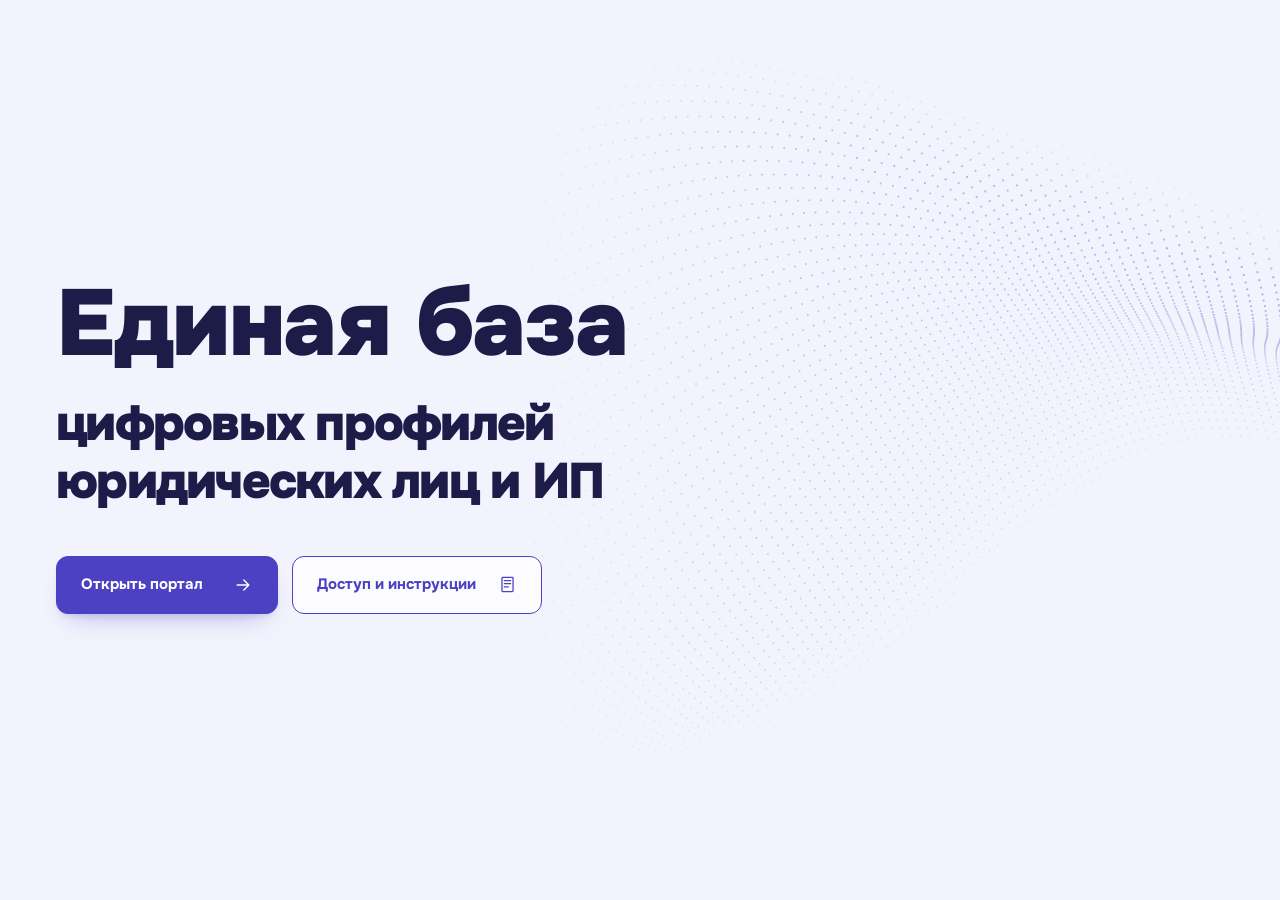
<file: index.html>
<!doctype html>
<html lang="ru">
<head>
  <meta charset="utf-8">
  <meta name="viewport" content="width=device-width, initial-scale=1">
  <meta name="theme-color" content="#f3f3fd">
  <meta name="description" content="Единая база цифровых профилей юридических лиц и ИП. Переход на портал и инструкции по доступу.">
  <title>Цифровой профиль — Единая база</title>
  <link rel="icon" href="assets/favicon.svg" type="image/svg+xml">
  <link rel="preload" href="assets/fonts/onest-cyrillic.woff2" as="font" type="font/woff2" crossorigin>
  <link rel="stylesheet" href="assets/welcome.css">
</head>
<body>
  <div class="welcome">
    <div class="wave-scene" aria-hidden="true">
      <canvas id="profile-wave"></canvas>
      <div class="wave-light"></div>
    </div>

    <main class="hero" aria-labelledby="welcome-title">
      <div class="hero-content">
        <h1 id="welcome-title">
          <span class="title-main">Единая база</span>
          <span class="title-detail">цифровых профилей<br class="desktop-break"> юридических лиц и&nbsp;ИП</span>
        </h1>
        <nav class="hero-actions" aria-label="Начать работу">
          <a class="button button-primary" href="https://profile.mos.ru">
            <span>Открыть портал</span>
            <svg width="20" height="20" viewBox="0 0 24 24" fill="none" aria-hidden="true"><path d="M5 12h14m-6-6 6 6-6 6" stroke="currentColor" stroke-width="1.7" stroke-linecap="round" stroke-linejoin="round"/></svg>
          </a>
          <a class="button button-secondary" href="https://paninmaksimru-del.github.io/instructions/instructions">
            <span>Доступ и инструкции</span>
            <svg width="19" height="19" viewBox="0 0 24 24" fill="none" aria-hidden="true"><path d="M8 7h8M8 11h8M8 15h5M6 3h12a1 1 0 0 1 1 1v16a1 1 0 0 1-1 1H6a1 1 0 0 1-1-1V4a1 1 0 0 1 1-1Z" stroke="currentColor" stroke-width="1.6" stroke-linecap="round" stroke-linejoin="round"/></svg>
          </a>
        </nav>
      </div>
    </main>

  </div>
  <script defer src="assets/wave.js"></script>
  <script defer src="assets/welcome.js"></script>
</body>
</html>
</file>
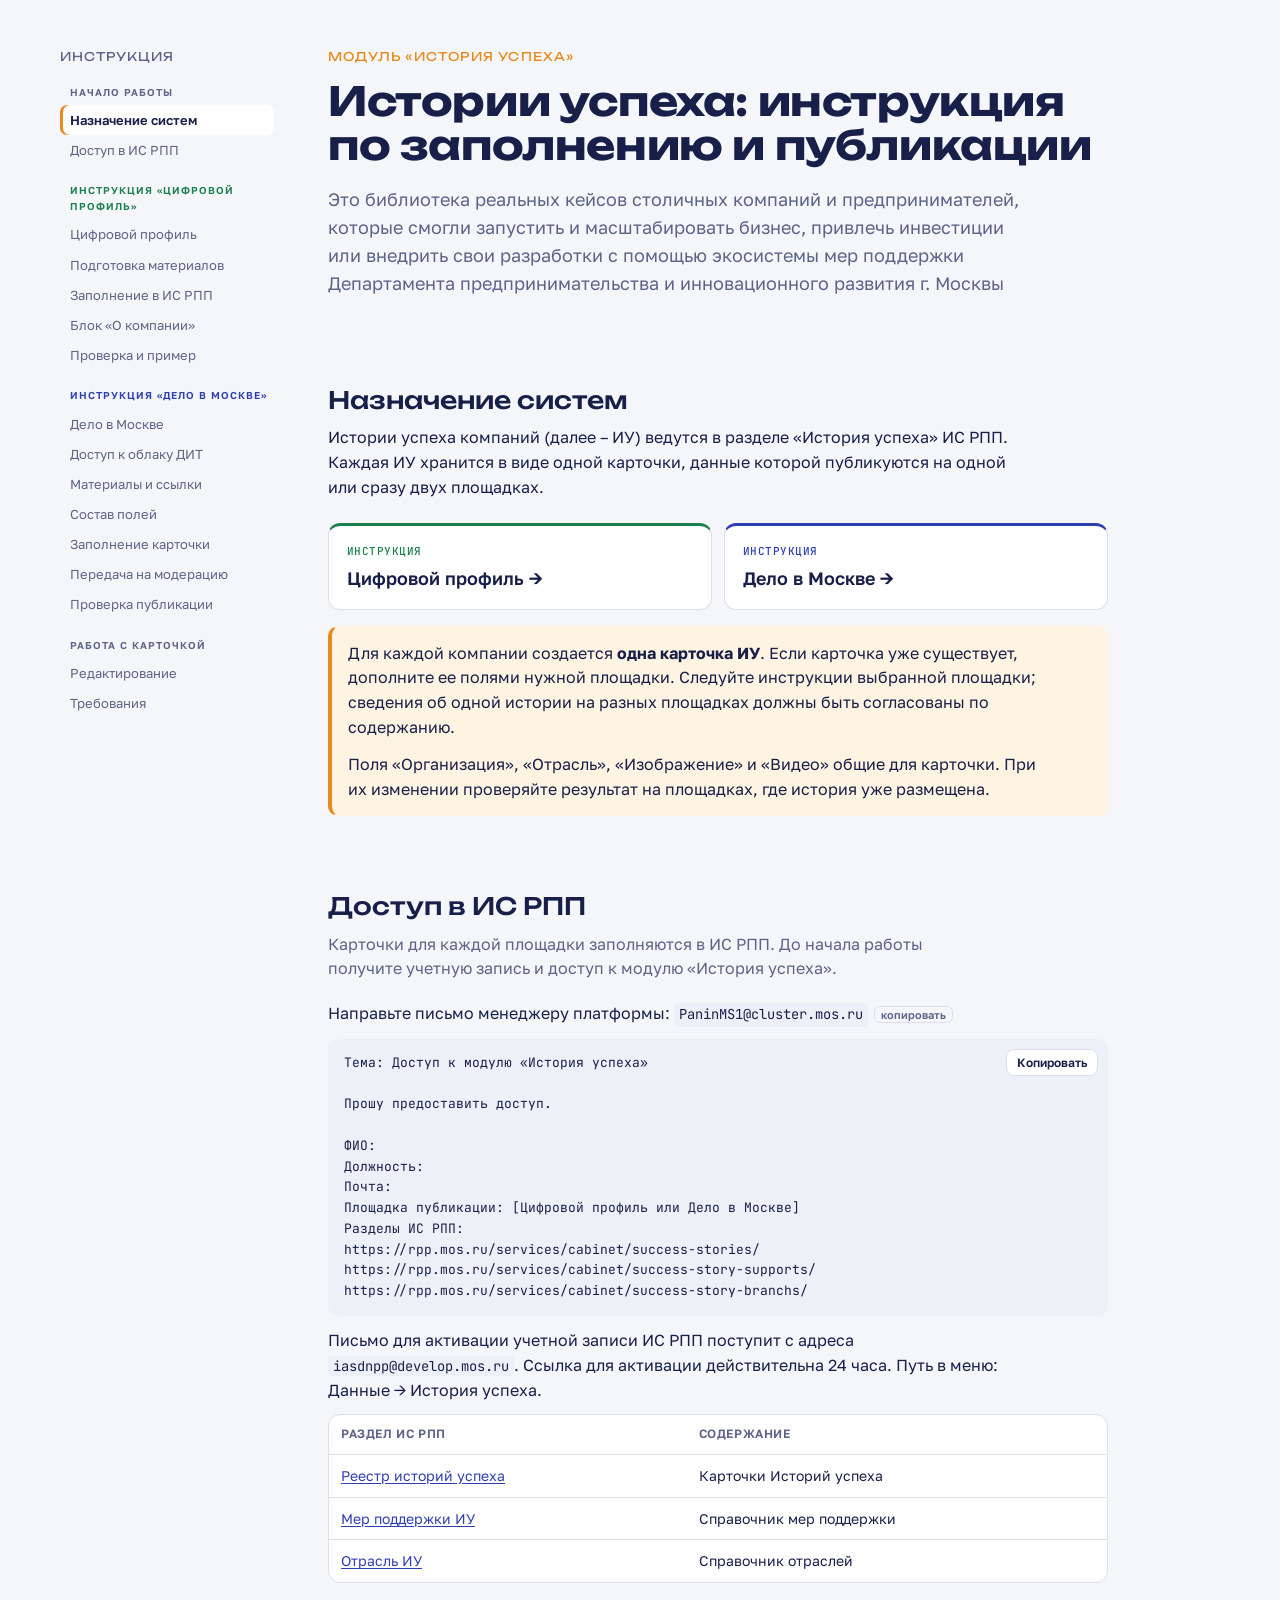
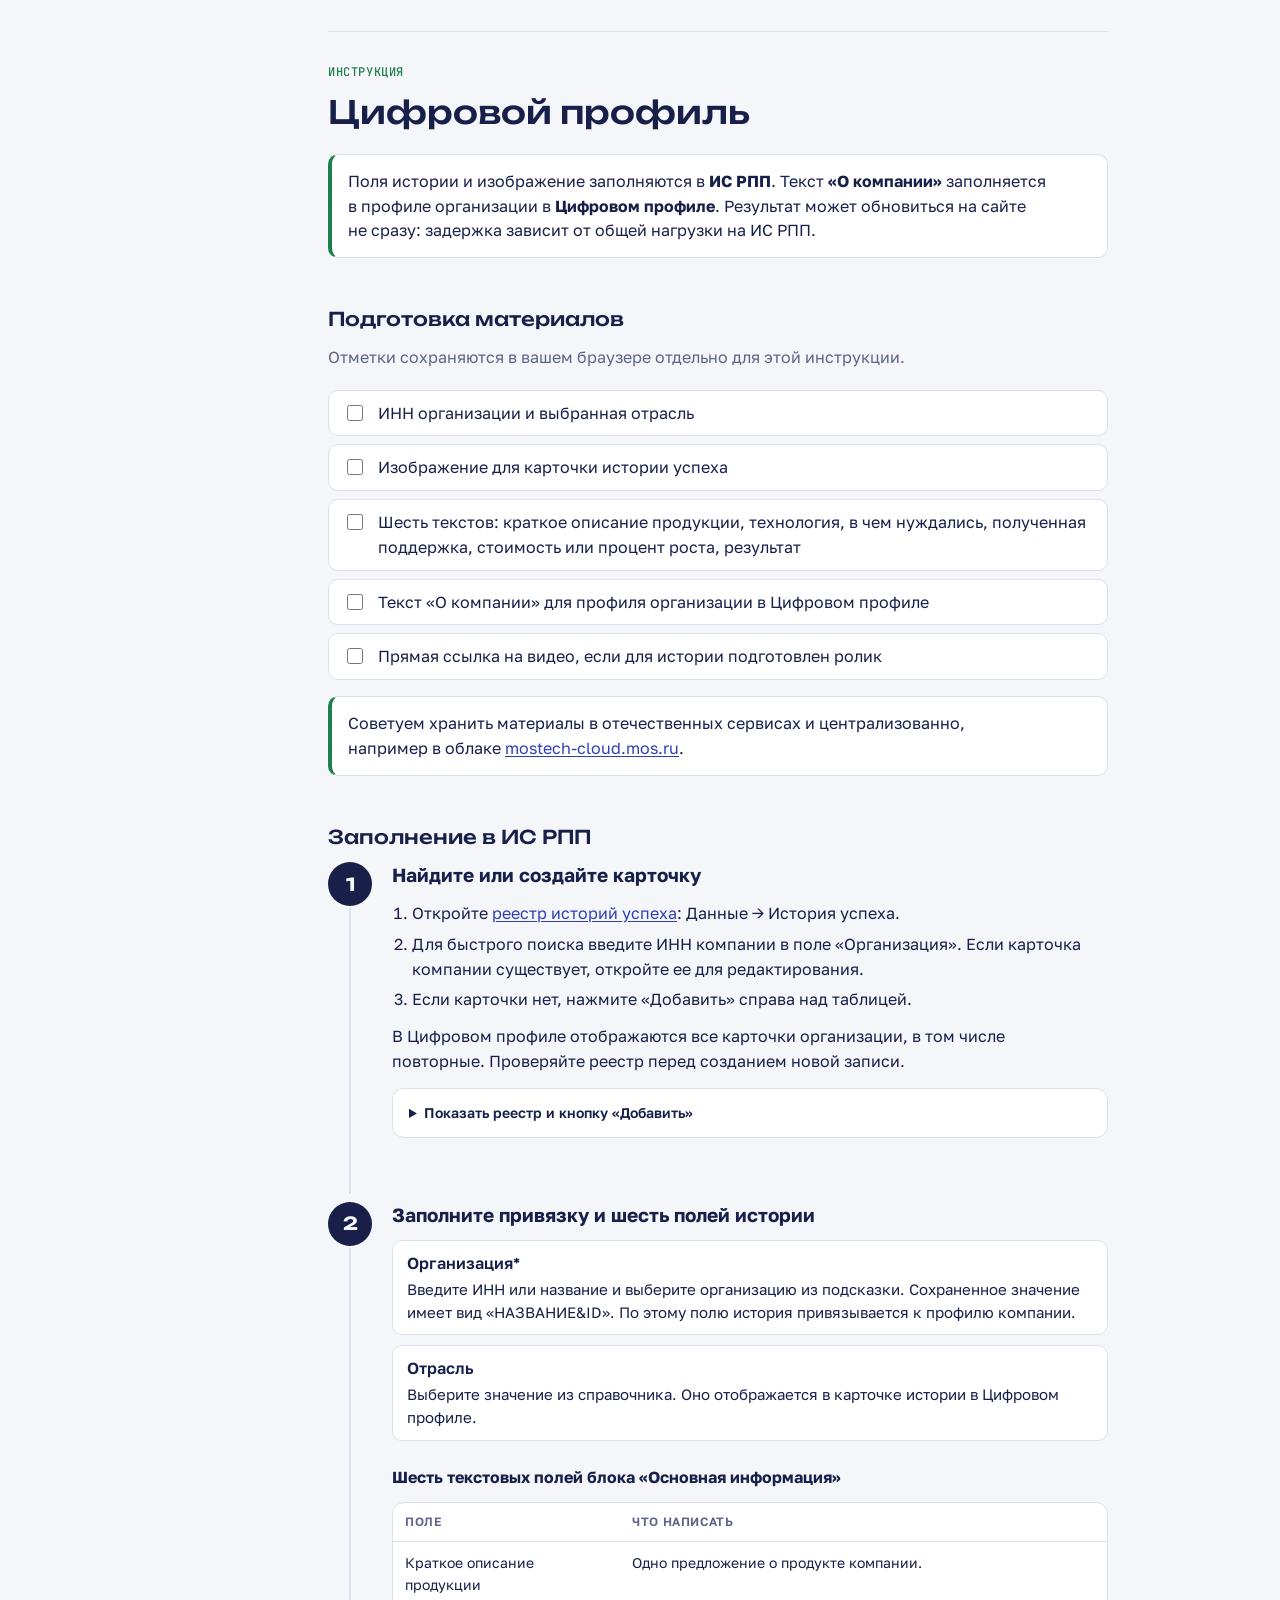
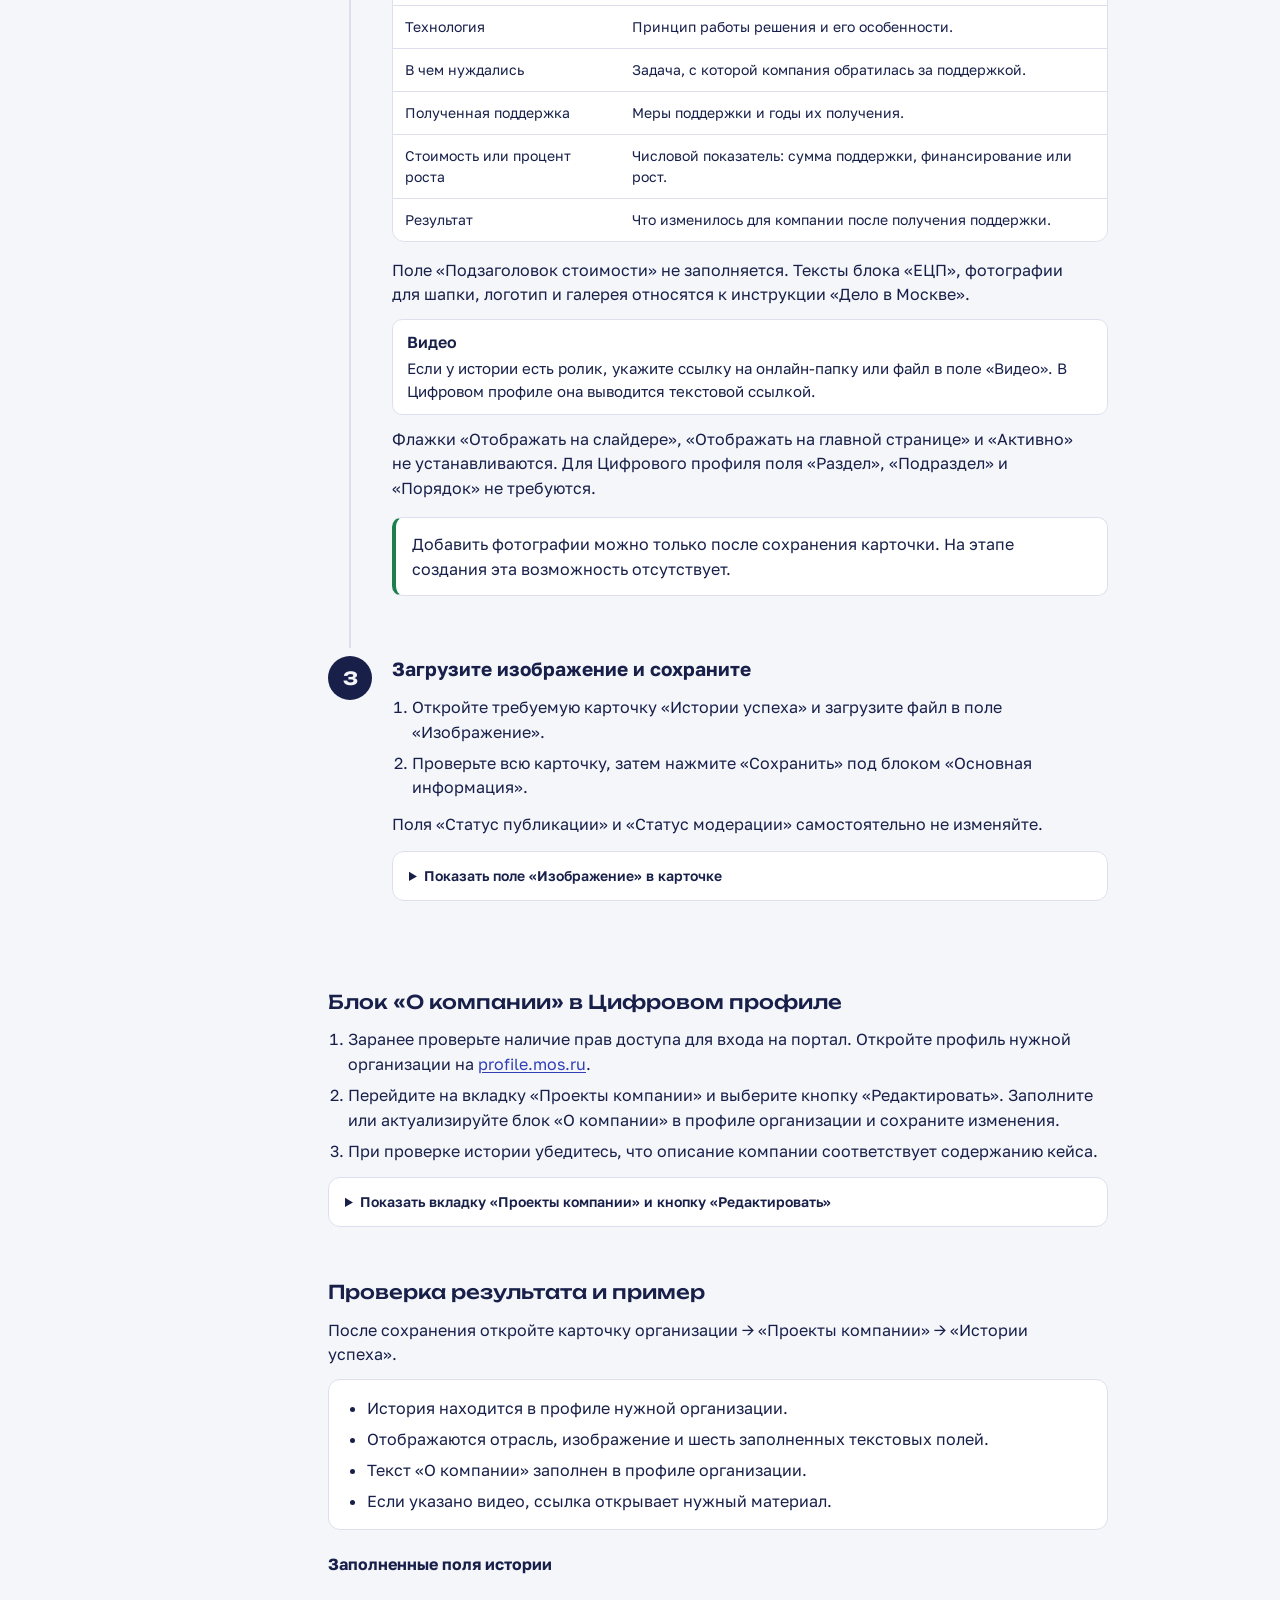
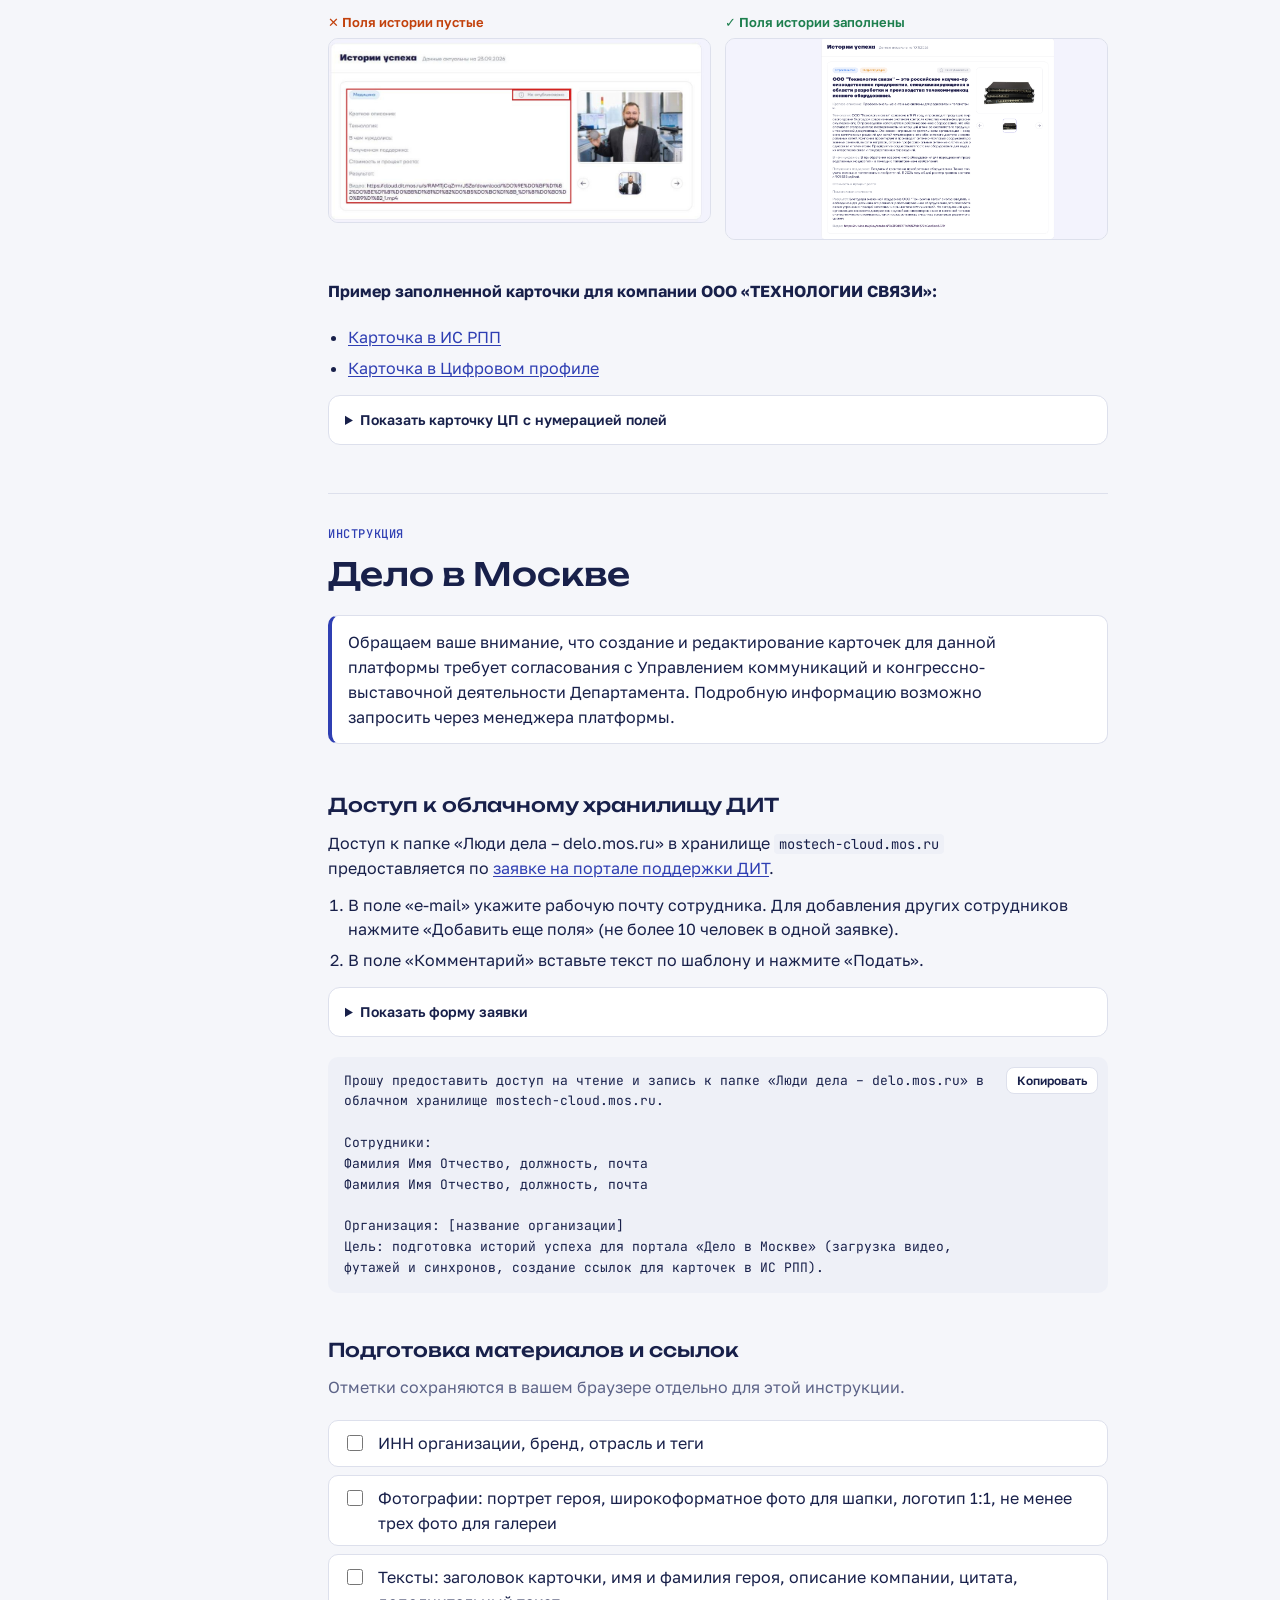
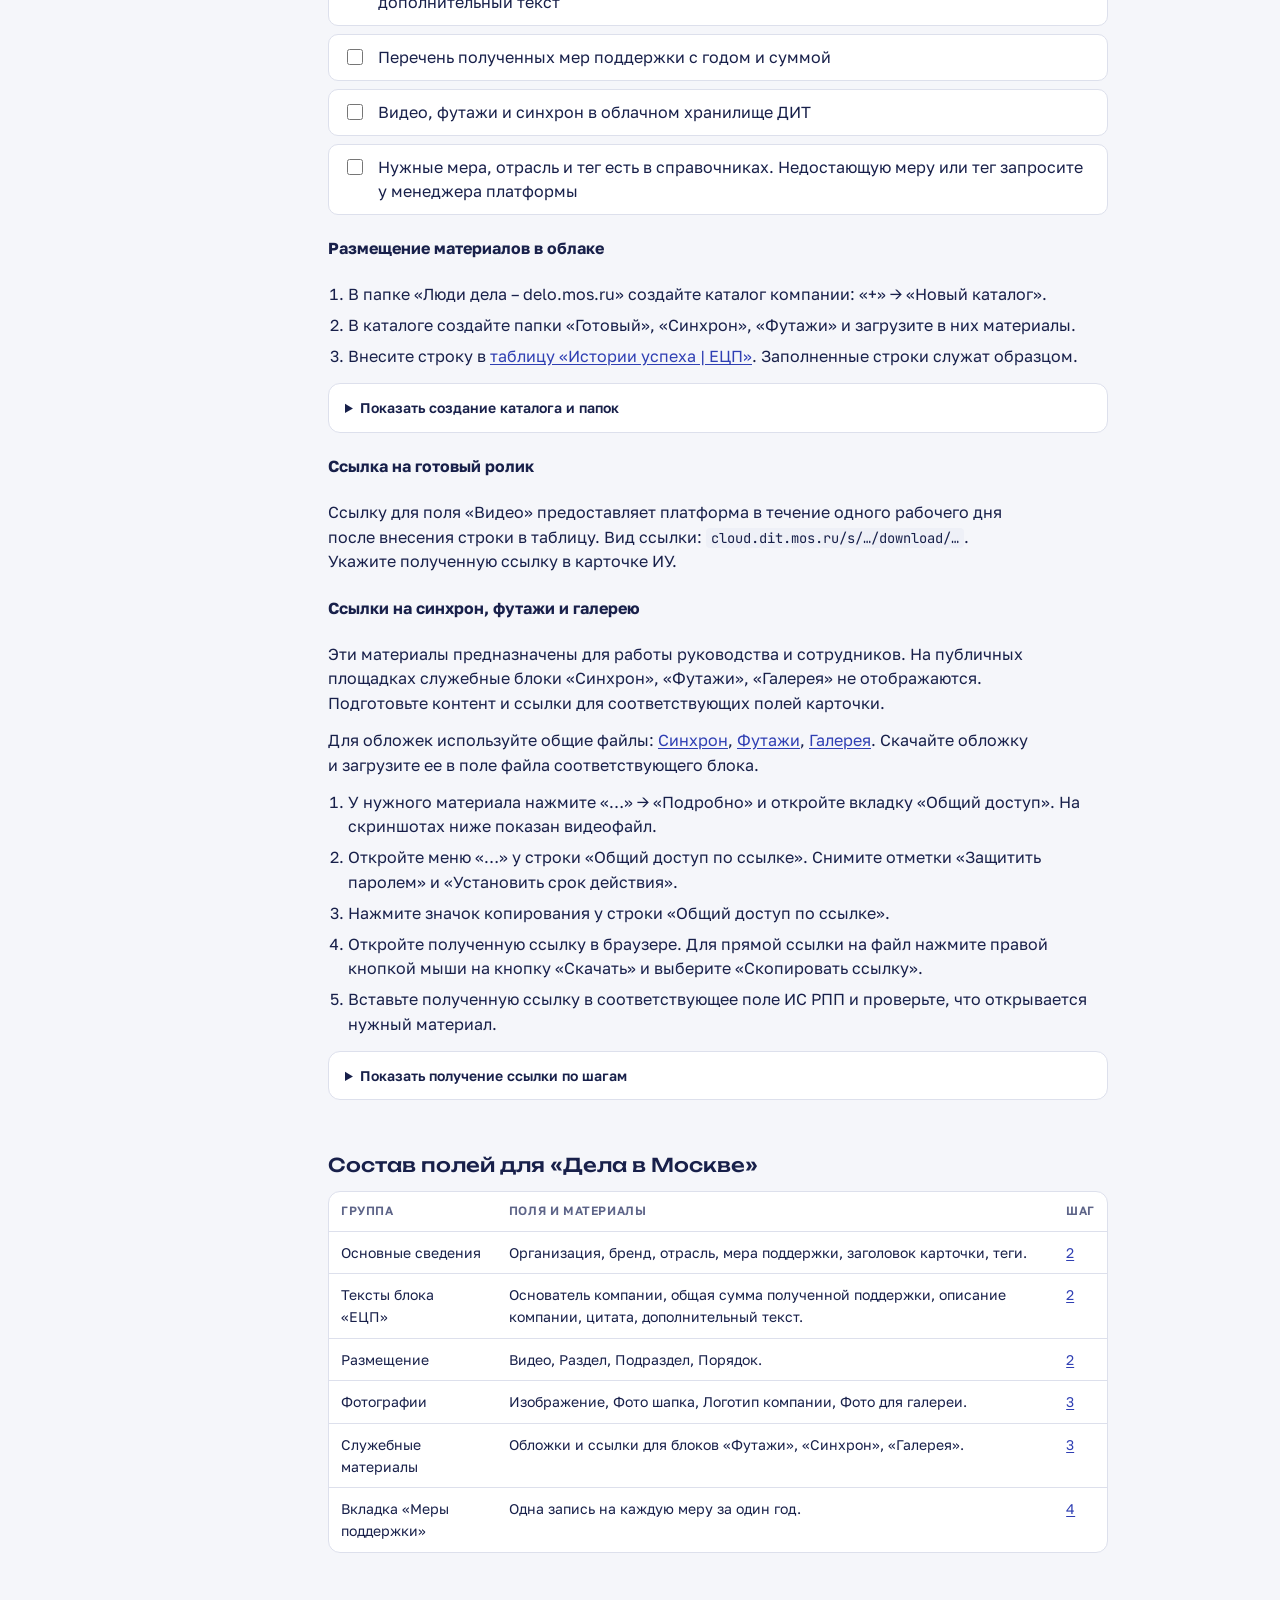
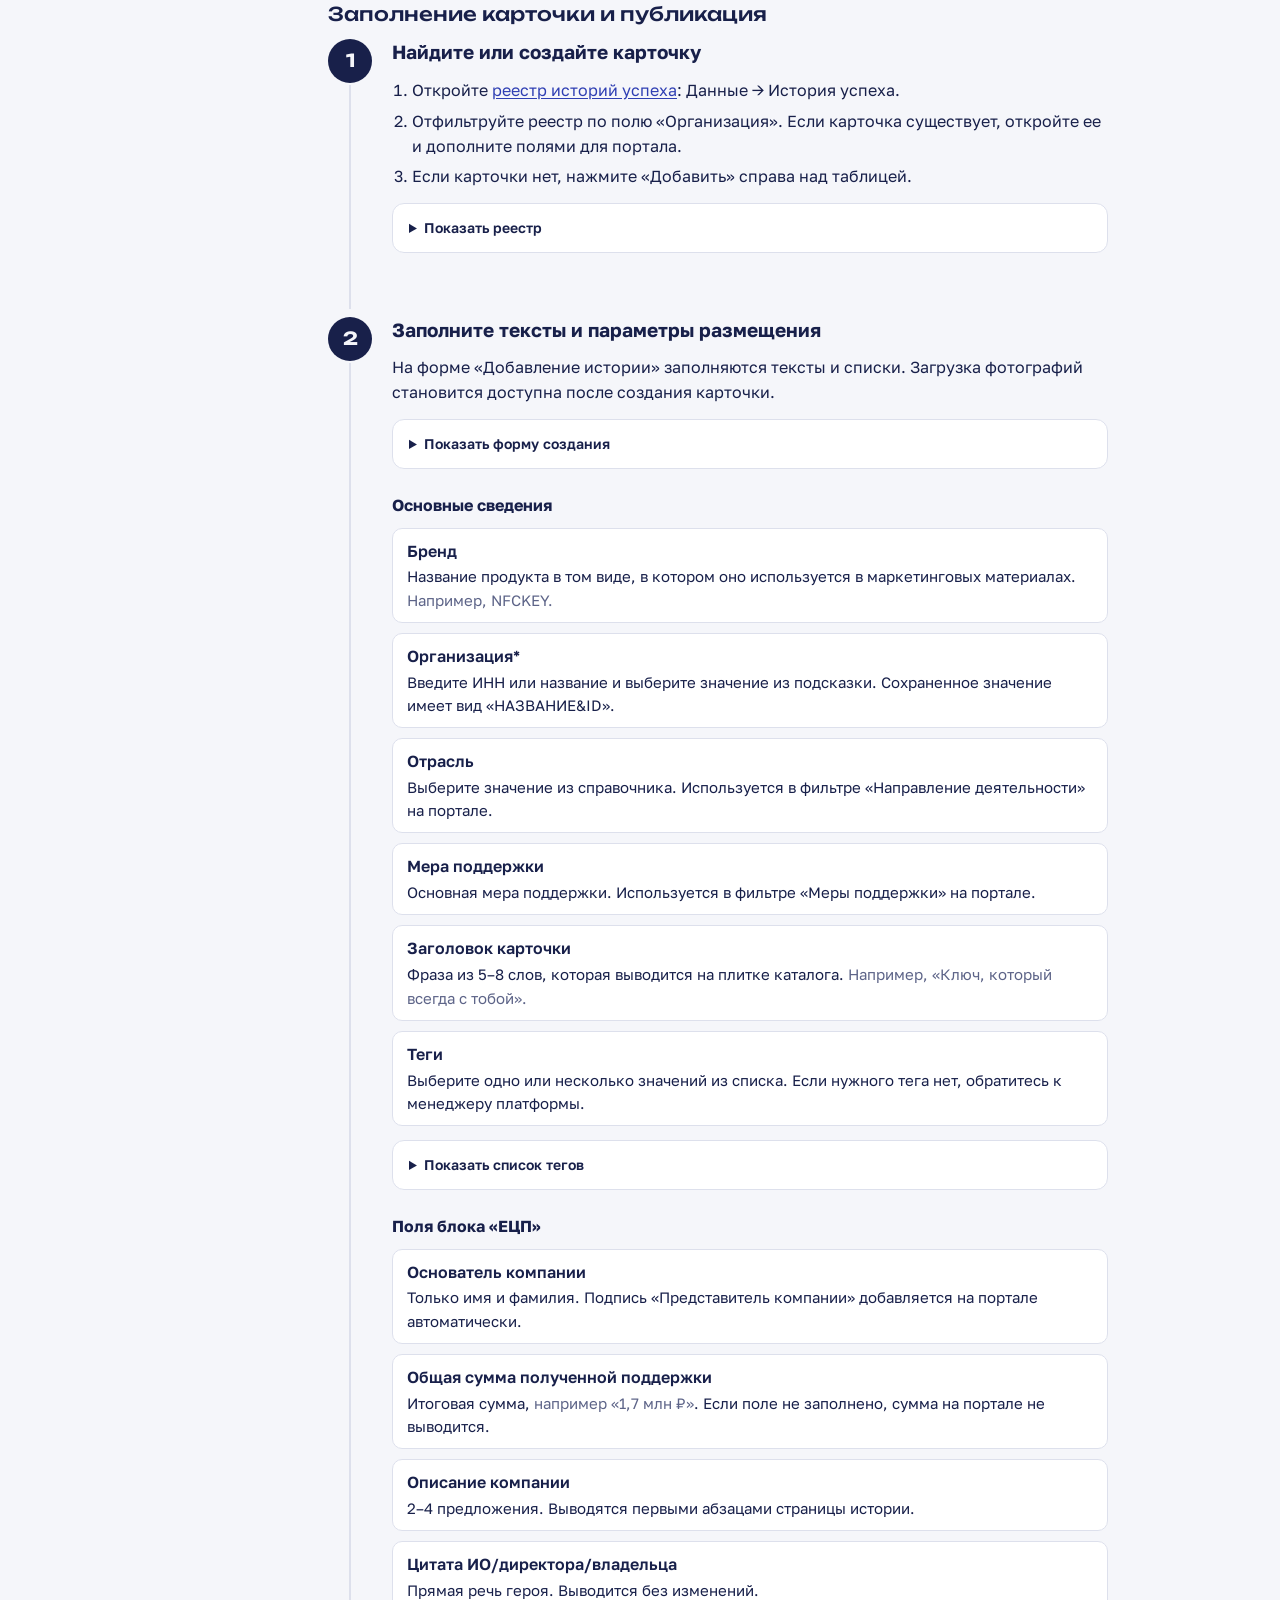
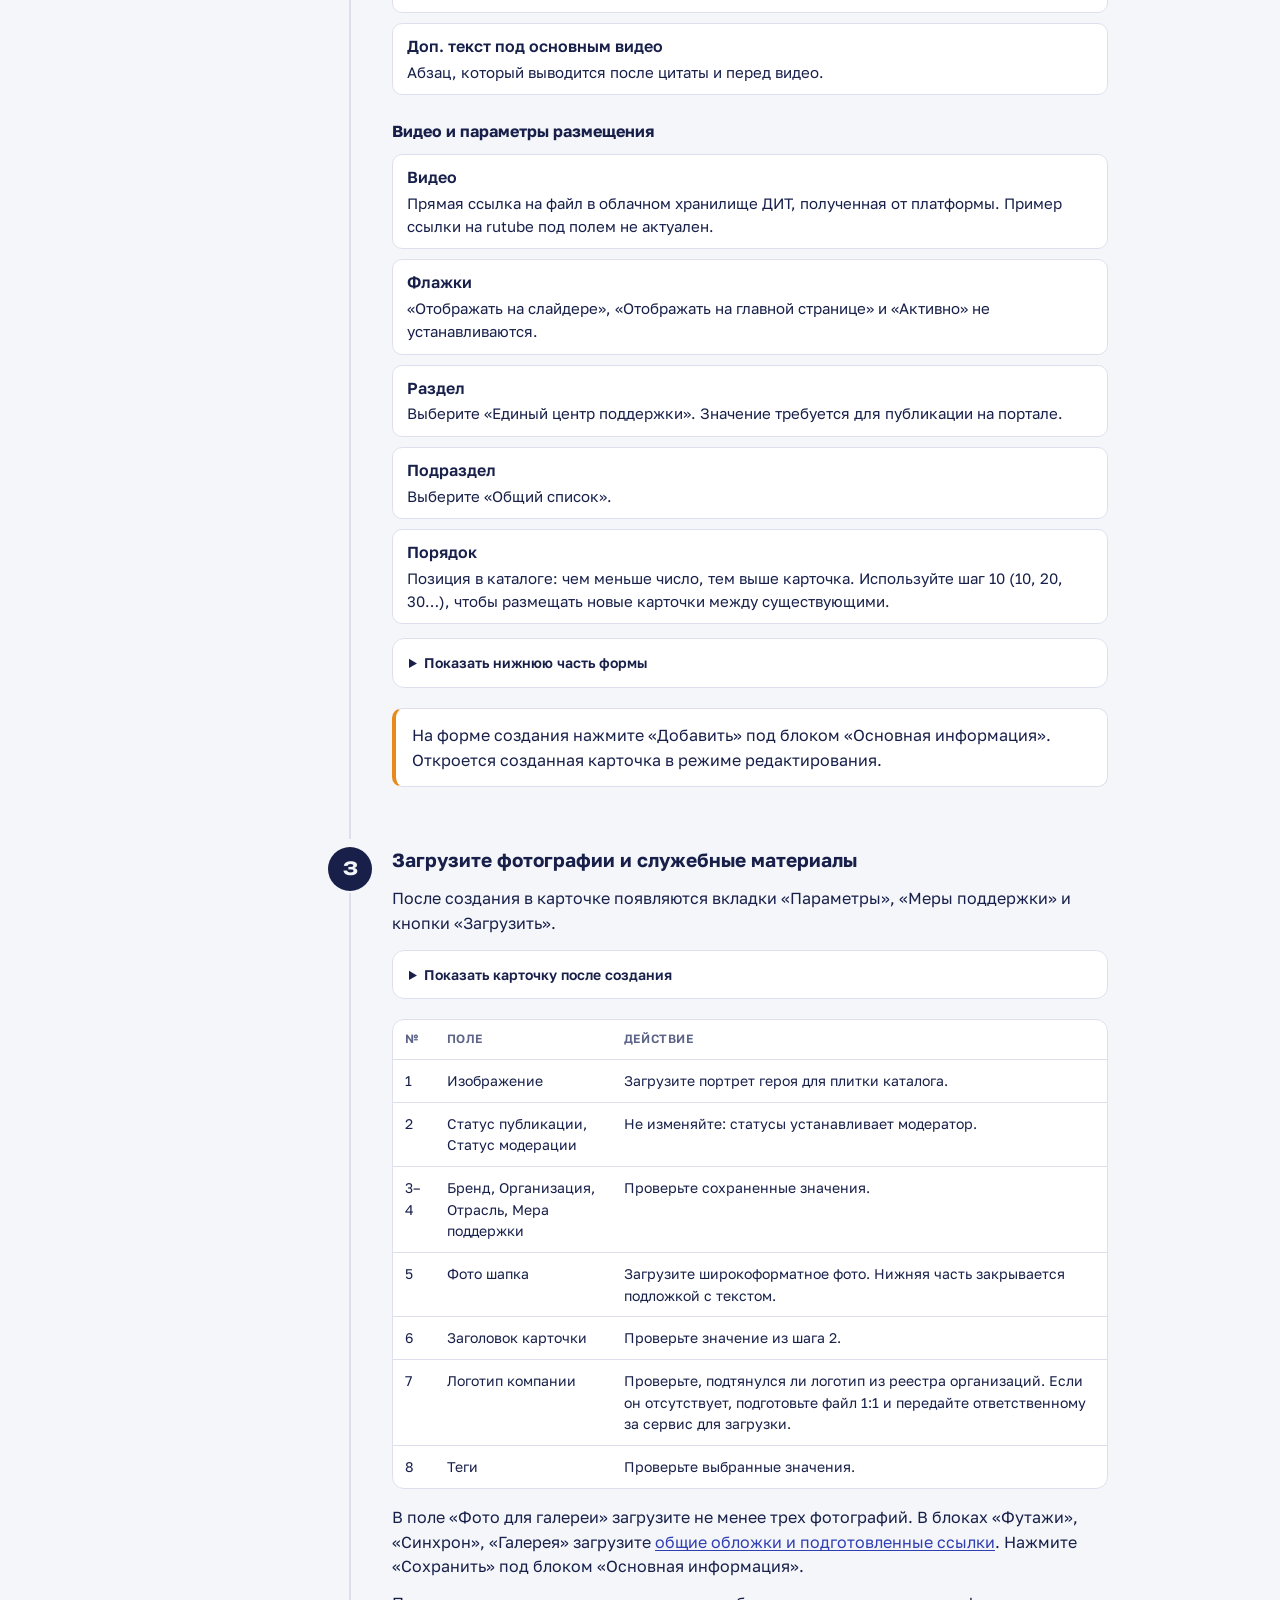
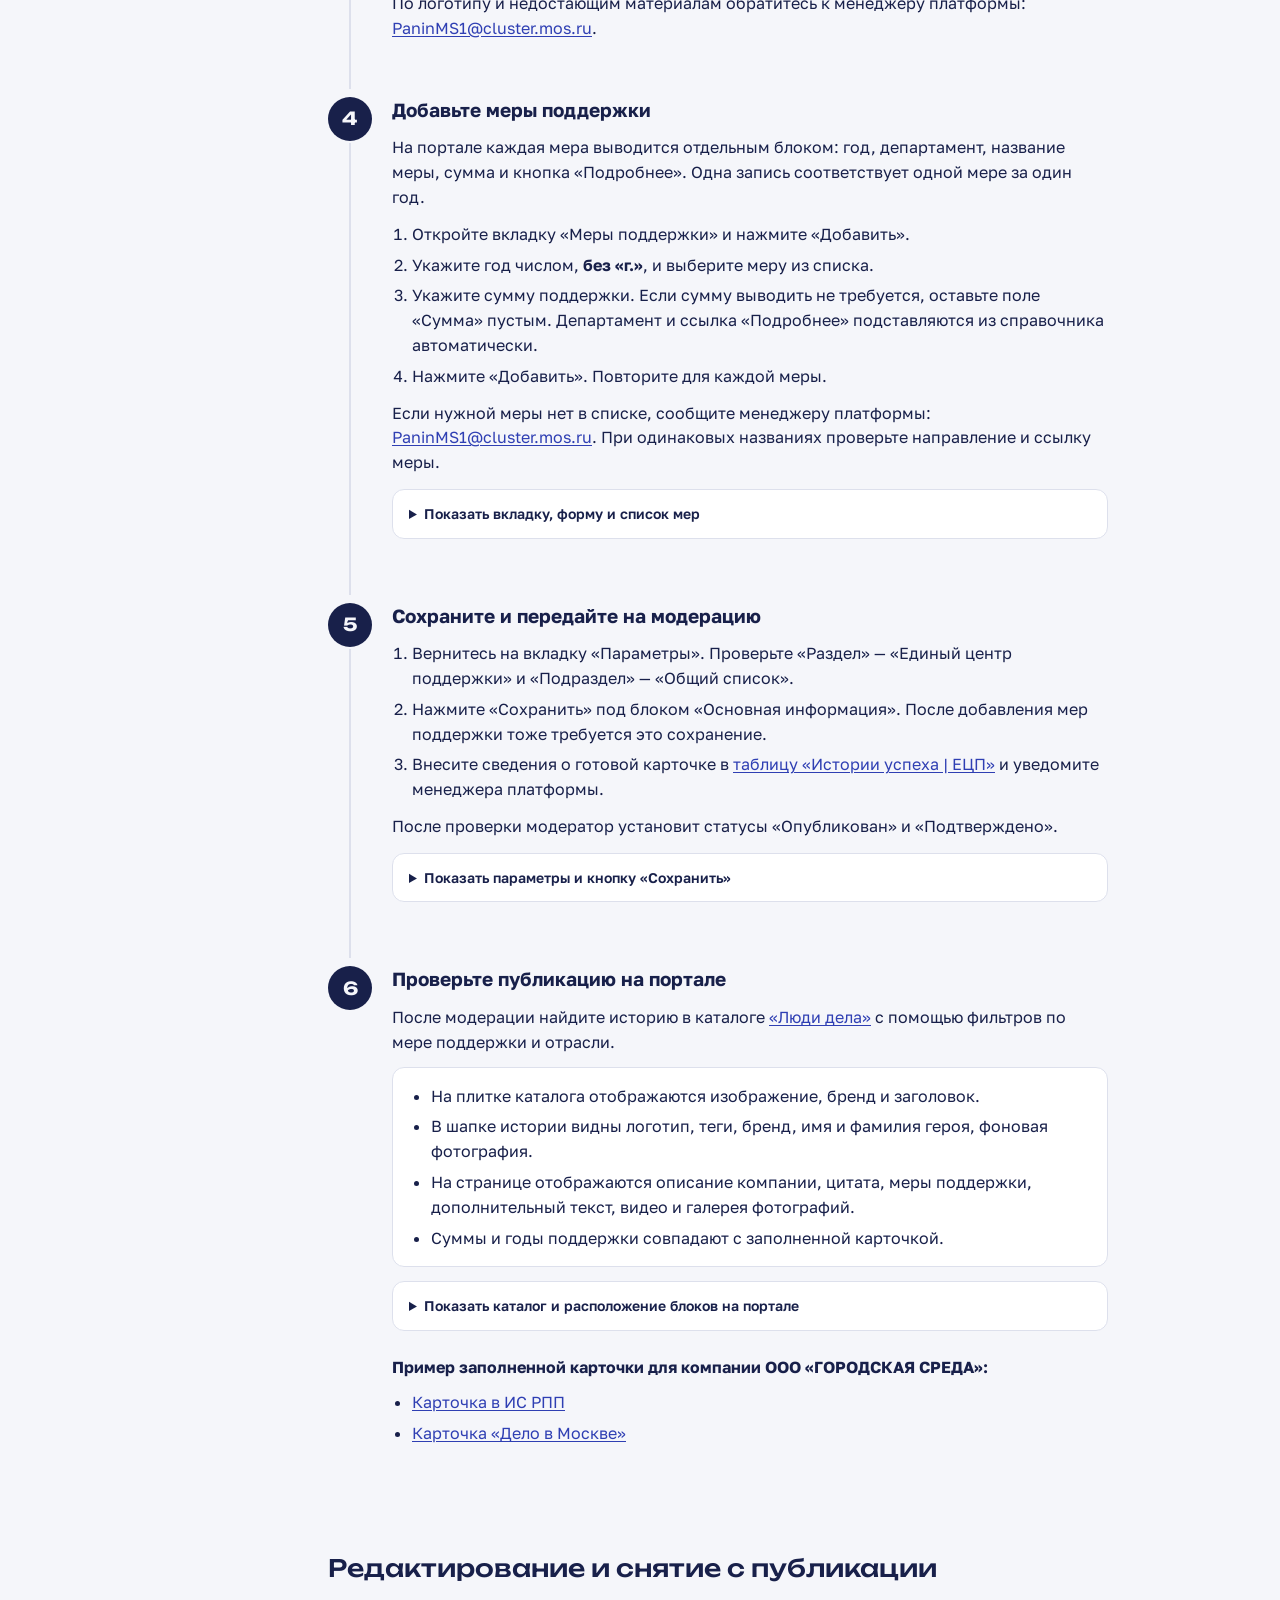
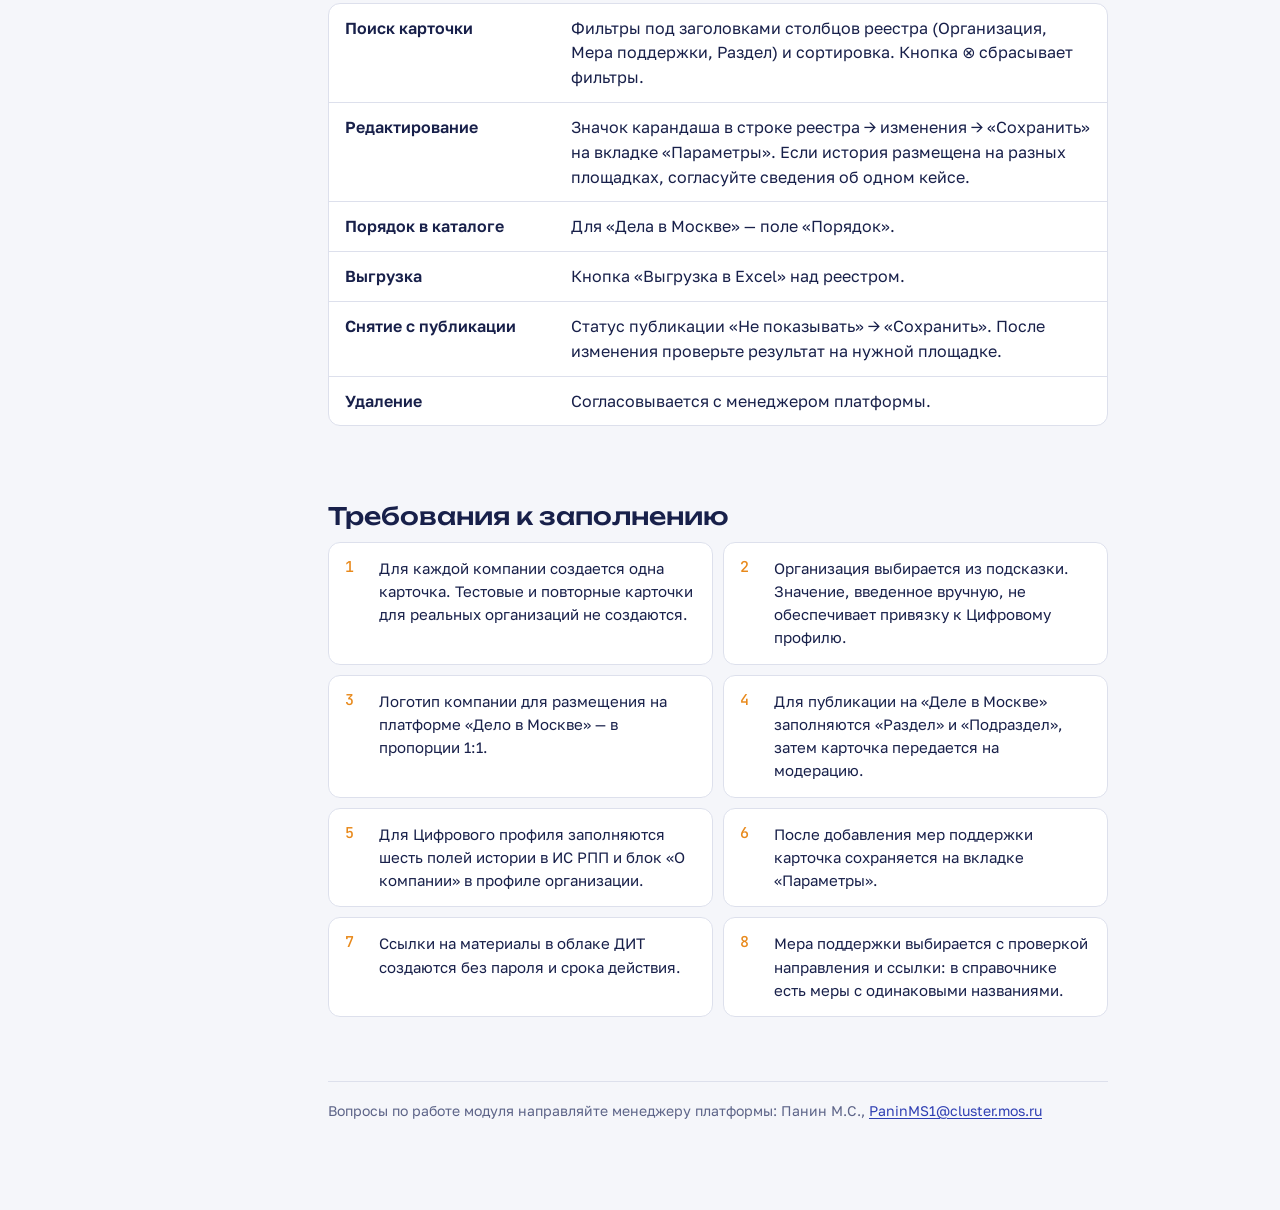
<file: instructions.html>
<!doctype html>
<html lang="ru">
<head>
<meta charset="utf-8">
<meta name="viewport" content="width=device-width, initial-scale=1, viewport-fit=cover">
<title>История успеха в ИС РПП</title>
<meta name="claude:viewport-fit-sides" content="cover">
<link rel="preconnect" href="https://fonts.googleapis.com">
<link rel="preconnect" href="https://fonts.gstatic.com" crossorigin>
<link rel="stylesheet" href="https://fonts.googleapis.com/css2?family=Golos+Text:wght@400;500;600;700&family=Unbounded:wght@500;700&family=JetBrains+Mono:wght@400;500&display=swap">
<style>
[hidden]{display:none!important}
img{max-width:100%}
/* Layout: sticky section rail on the left, one reading column; each step is a numbered station on a vertical line */
:root {
  --bg: #f5f6fa;
  --surface: #ffffff;
  --ink: #18204a;
  --muted: #5d6488;
  --line: #dde0ec;
  --accent: #e8891b;
  --dm: #2f3fb3;      /* «Дело в Москве» */
  --dm-soft: #e7eafc;
  --cp: #1d7f4e;      /* Цифровой профиль */
  --cp-soft: #e2f4ea;
  --warn-soft: #fff3e2;
  --code-bg: #eef0f7;
  --f-display: "Unbounded", "Golos Text", system-ui, sans-serif;
  --f-body: "Golos Text", system-ui, -apple-system, "Segoe UI", sans-serif;
  --f-mono: "JetBrains Mono", ui-monospace, "SFMono-Regular", Menlo, monospace;
}
@media (prefers-color-scheme: dark) {
  :root:not([data-theme="light"]) {
    --bg: #11142a; --surface: #1a1e3a; --ink: #e9ebf7; --muted: #a2a8c8; --line: #2e3358;
    --accent: #f3a043; --dm: #9aa6ff; --dm-soft: #262c5c; --cp: #6fd4a0; --cp-soft: #183b2c;
    --warn-soft: #3a2c17; --code-bg: #232849;
    color-scheme: dark;
  }
}
:root[data-theme="dark"] {
  --bg: #11142a; --surface: #1a1e3a; --ink: #e9ebf7; --muted: #a2a8c8; --line: #2e3358;
  --accent: #f3a043; --dm: #9aa6ff; --dm-soft: #262c5c; --cp: #6fd4a0; --cp-soft: #183b2c;
  --warn-soft: #3a2c17; --code-bg: #232849;
  color-scheme: dark;
}
* { box-sizing: border-box; }
html { scroll-behavior: auto; }
@media (prefers-reduced-motion: reduce) { html { scroll-behavior: auto; } * { transition: none !important; } }
body {
  background: var(--bg); color: var(--ink);
  font-family: var(--f-body); font-size: 16px; line-height: 1.55;
  padding-left: max(16px, env(safe-area-inset-left, 0px));
  padding-right: max(16px, env(safe-area-inset-right, 0px));
}
a { color: var(--dm); text-underline-offset: 2px; }
a:focus-visible, button:focus-visible, summary:focus-visible, input:focus-visible { outline: 2px solid var(--accent); outline-offset: 2px; border-radius: 4px; }
code, .mono { font-family: var(--f-mono); font-size: 0.86em; }
code { background: var(--code-bg); padding: 1px 5px; border-radius: 4px; overflow-wrap: anywhere; }

.shell { max-width: 1160px; margin: 0 auto; display: grid; grid-template-columns: 220px minmax(0, 1fr); gap: 48px; padding-block: 40px 80px; }
@media (max-width: 900px) { .shell { grid-template-columns: minmax(0,1fr); gap: 0; padding-block: 24px 60px; } .rail { display: none; } }

/* rail */
.rail { position: sticky; top: calc(env(safe-area-inset-top, 0px) + 24px); align-self: start; font-size: 13px; max-height: calc(100dvh - 48px); overflow-y: auto; scrollbar-width: thin; padding-right: 6px; }
.rail .brand { font-family: var(--f-display); font-size: 12px; letter-spacing: .08em; text-transform: uppercase; color: var(--muted); margin-bottom: 18px; }
.toc-group { margin-bottom: 18px; }
.toc-label { font-size: 10px; text-transform: uppercase; letter-spacing: .1em; font-weight: 600; color: var(--muted); margin: 0 0 5px; padding-left: 10px; }
.toc-group.cp .toc-label { color: var(--cp); }
.toc-group.dm .toc-label { color: var(--dm); }
.toc-group ul { list-style: none; margin: 0; padding: 0; }
.toc-group li { margin: 0; }
.toc-group a { display: block; padding: 5px 10px; border-radius: 7px; color: var(--muted); text-decoration: none; }
.toc-group a.on { color: var(--ink); font-weight: 600; background: var(--surface); box-shadow: inset 3px 0 0 var(--accent); }
.toc-group.cp a.on { box-shadow: inset 3px 0 0 var(--cp); }
.toc-group.dm a.on { box-shadow: inset 3px 0 0 var(--dm); }
@media (hover: hover) and (pointer: fine) { .toc-group a:hover { color: var(--ink); background: var(--surface); } }

main { min-width: 0; }
.col { max-width: 780px; }

/* hero */
.eyebrow { font-family: var(--f-display); font-size: 12px; letter-spacing: .1em; text-transform: uppercase; color: var(--accent); margin: 0 0 12px; }
h1 { font-family: var(--f-display); font-weight: 700; font-size: clamp(26px, 4vw, 40px); line-height: 1.12; margin: 0 0 18px; text-wrap: balance; letter-spacing: -0.01em; }
.intro { font-size: 18px; color: var(--muted); max-width: 64ch; margin: 0 0 28px; }

/* sections */
section { padding-top: 56px; scroll-margin-top: 16px; }
h2 { font-family: var(--f-display); font-weight: 500; font-size: 24px; margin: 0 0 6px; display: flex; align-items: baseline; gap: 12px; text-wrap: balance; }
h2 .n { font-family: var(--f-mono); font-size: 14px; color: var(--accent); font-weight: 500; }
.lede { color: var(--muted); margin: 0 0 20px; max-width: 66ch; }
h3 { font-size: 17px; margin: 26px 0 8px; }
p { margin: 0 0 12px; max-width: 70ch; }
ul, ol { padding-left: 20px; margin: 0 0 12px; }
li { margin-bottom: 6px; }

.tag { display: inline-block; font-size: 11px; font-weight: 600; letter-spacing: .02em; padding: 2px 7px; border-radius: 999px; vertical-align: 2px; margin-left: 6px; white-space: nowrap; }
.t-dm { background: var(--dm-soft); color: var(--dm); }
.t-cp { background: var(--cp-soft); color: var(--cp); }

.note { background: var(--surface); border: 1px solid var(--line); border-left: 4px solid var(--accent); border-radius: 10px; padding: 14px 16px; margin: 16px 0; }
.note.key { background: var(--warn-soft); border-color: transparent; border-left-color: var(--accent); }
.note p:last-child { margin: 0; }

/* access cards */
.grid2 { display: grid; grid-template-columns: repeat(2, minmax(0,1fr)); gap: 14px; }
@media (max-width: 700px) { .grid2 { grid-template-columns: minmax(0,1fr); } }
.panel { background: var(--surface); border: 1px solid var(--line); border-radius: 14px; padding: 18px; min-width: 0; }
.panel h3 { margin-top: 0; }
.panel .sub { font-size: 14px; color: var(--muted); margin-bottom: 10px; }

.tpl { position: relative; background: var(--code-bg); border-radius: 10px; padding: 14px 16px; padding-right: 96px; font-family: var(--f-mono); font-size: 13px; line-height: 1.6; white-space: pre-wrap; overflow-wrap: anywhere; margin: 10px 0 12px; }
.copy { position: absolute; top: 10px; right: 10px; font: 600 12px var(--f-body); background: var(--surface); color: var(--ink); border: 1px solid var(--line); border-radius: 8px; padding: 5px 10px; cursor: pointer; }
.copy:hover { border-color: var(--accent); }
.copy.done { color: var(--cp); border-color: var(--cp); }
.addr { display: inline-flex; align-items: center; gap: 6px; }
.addr button { font: 600 11px var(--f-body); background: transparent; color: var(--muted); border: 1px solid var(--line); border-radius: 6px; padding: 1px 6px; cursor: pointer; }

/* table */
.tablewrap { overflow-x: auto; border: 1px solid var(--line); border-radius: 12px; background: var(--surface); margin: 12px 0 16px; }
table { width: 100%; border-collapse: collapse; font-size: 14px; }
th { text-align: left; font-size: 12px; text-transform: uppercase; letter-spacing: .05em; color: var(--muted); font-weight: 600; padding: 10px 12px; border-bottom: 1px solid var(--line); }
td { padding: 10px 12px; border-bottom: 1px solid var(--line); vertical-align: top; }
tr:last-child td { border-bottom: 0; }
td.mark { text-align: center; width: 110px; }
.dot { display: inline-block; width: 12px; height: 12px; border-radius: 50%; }
.dot.dm { background: var(--dm); } .dot.cp { background: var(--cp); }
.dash { color: var(--line); font-weight: 700; }
td.stepref { font-family: var(--f-mono); font-size: 13px; color: var(--muted); width: 56px; }
.fields { color: var(--muted); font-size: 13px; display: block; margin-top: 2px; }


/* checklist */
.check { list-style: none; padding: 0; display: grid; gap: 8px; }
.check li { margin: 0; }
.check label { display: flex; gap: 12px; align-items: flex-start; background: var(--surface); border: 1px solid var(--line); border-radius: 10px; padding: 10px 14px; cursor: pointer; }
.check input { margin-top: 4px; accent-color: var(--accent); width: 16px; height: 16px; flex: none; }
.check input:checked + span { color: var(--muted); text-decoration: line-through; text-decoration-color: var(--line); }

/* steps */
.steps { position: relative; margin-top: 8px; }
.step { position: relative; padding-left: 64px; padding-bottom: 36px; }
.step::before { content: ""; position: absolute; left: 21px; top: 46px; bottom: 0; width: 2px; background: var(--line); }
.step:last-child::before { display: none; }
.step .num { position: absolute; left: 0; top: 0; width: 44px; height: 44px; border-radius: 50%; background: var(--ink); color: var(--bg); font-family: var(--f-display); font-weight: 700; font-size: 18px; display: grid; place-items: center; }
.step h3 { margin: 8px 0 6px; font-size: 20px; }
.step h4 { font-size: 15px; margin: 20px 0 8px; display: flex; align-items: center; flex-wrap: wrap; gap: 4px; }
@media (max-width: 560px) { .step { padding-left: 0; } .step .num { position: static; margin-bottom: 4px; width: 38px; height: 38px; font-size: 16px; } .step::before { display: none; } }

dl.fl { margin: 0 0 12px; display: grid; gap: 10px; }
dl.fl > div { background: var(--surface); border: 1px solid var(--line); border-radius: 10px; padding: 10px 14px; }
dl.fl dt { font-weight: 600; }
dl.fl dd { margin: 2px 0 0; color: var(--ink); font-size: 15px; }
dl.fl dd .ex { color: var(--muted); }

figure { margin: 14px 0 18px; }
figure button.zoom { display: block; padding: 0; border: 1px solid var(--line); border-radius: 10px; overflow: hidden; background: var(--surface); cursor: zoom-in; max-width: 100%; }
figure img { display: block; max-width: 100%; height: auto; }
figure.narrow button.zoom { max-width: 460px; }
figcaption { font-size: 13px; color: var(--muted); margin-top: 6px; }
.badges { display: flex; flex-wrap: wrap; gap: 6px; margin-top: 6px; }
.badges span { font-size: 12px; background: var(--code-bg); color: var(--ink); border-radius: 6px; padding: 1px 7px; }
.badges b { font-family: var(--f-mono); color: var(--accent); margin-right: 4px; }

.compare { display: grid; grid-template-columns: repeat(2, minmax(0,1fr)); gap: 14px; }
@media (max-width: 700px) { .compare { grid-template-columns: minmax(0,1fr); } }
.compare .lab { font-size: 13px; font-weight: 600; margin-bottom: 6px; display: flex; align-items: center; gap: 6px; }
.compare .bad { color: #c2410c; } .compare .good { color: var(--cp); }

/* rules */
.rules { list-style: none; padding: 0; display: grid; grid-template-columns: repeat(2, minmax(0,1fr)); gap: 10px; counter-reset: q; }
@media (max-width: 700px) { .rules { grid-template-columns: minmax(0,1fr); } }
.rules li { counter-increment: q; margin: 0; background: var(--surface); border: 1px solid var(--line); border-radius: 12px; padding: 14px 16px 14px 50px; position: relative; font-size: 15px; }
.rules li::before { content: counter(q); position: absolute; left: 16px; top: 13px; font-family: var(--f-mono); font-weight: 500; color: var(--accent); }

.ops { display: grid; gap: 0; border: 1px solid var(--line); border-radius: 12px; background: var(--surface); overflow: hidden; }
.ops > div { display: grid; grid-template-columns: 210px minmax(0,1fr); gap: 16px; padding: 12px 16px; border-bottom: 1px solid var(--line); }
.ops > div:last-child { border-bottom: 0; }
.ops b { font-weight: 600; }
@media (max-width: 560px) { .ops > div { grid-template-columns: minmax(0,1fr); gap: 2px; } }

footer { margin-top: 64px; padding-top: 18px; border-top: 1px solid var(--line); color: var(--muted); font-size: 14px; }

/* lightbox */
.lb { position: fixed; inset: 0; background: rgba(10,12,30,.86); display: grid; place-items: center; padding: max(16px, env(safe-area-inset-top, 0px)) max(16px, env(safe-area-inset-right, 0px)) max(16px, env(safe-area-inset-bottom, 0px)) max(16px, env(safe-area-inset-left, 0px)); z-index: 50; cursor: zoom-out; }
.lb[hidden] { display: none; }
.lb img { max-width: 100%; max-height: 90vh; border-radius: 8px; background: #fff; }
.lb p { color: #e9ebf7; font-size: 14px; margin: 10px 0 0; text-align: center; }

/* Routes and compact navigation */
.mobile-toc { display: none; }
.route-links { display: grid; grid-template-columns: repeat(2, minmax(0, 1fr)); gap: 12px; margin: 24px 0 4px; }
.route-link { display: flex; flex-direction: column; gap: 8px; padding: 18px; border: 1px solid var(--line); border-radius: 12px; text-decoration: none; color: var(--ink); background: var(--surface); min-width: 0; }
.route-link .route-kicker { font: 500 11px var(--f-mono); text-transform: uppercase; letter-spacing: .04em; }
.route-link strong { font-size: 18px; font-weight: 600; line-height: 1.35; }
.route-link.cp { border-top: 3px solid var(--cp); }
.route-link.dm { border-top: 3px solid var(--dm); }
.route-link.cp .route-kicker { color: var(--cp); }
.route-link.dm .route-kicker { color: var(--dm); }
.route-link:active { transform: scale(.99); }
.route { margin-top: 48px; border-top: 1px solid var(--line); padding-top: 32px; }
.route > .route-kicker { font: 500 12px var(--f-mono); letter-spacing: .05em; text-transform: uppercase; margin-bottom: 8px; }
.route.cp > .route-kicker { color: var(--cp); }
.route.dm > .route-kicker { color: var(--dm); }
.route > h2 { font-size: clamp(24px, 4vw, 32px); margin-bottom: 12px; }
.route > .subsection { padding-top: 32px; scroll-margin-top: 20px; }
.subsection > h3 { font-family: var(--f-display); font-size: 19px; font-weight: 500; line-height: 1.4; margin: 0 0 12px; }
.step h4.step-title { font-size: 19px; margin: 8px 0 12px; line-height: 1.4; }
.step h5 { font-size: 16px; margin: 24px 0 10px; }
.route .note.cp { border-left-color: var(--cp); }
.route .note.dm { border-left-color: var(--dm); }
.screens { background: var(--surface); border: 1px solid var(--line); border-radius: 12px; padding: 0 16px; margin: 14px 0 20px; }
.screens summary { cursor: pointer; padding: 13px 0; font-size: 14px; font-weight: 600; }
.screens[open] summary { margin-bottom: 12px; border-bottom: 1px solid var(--line); }
.screens .grid2 { align-items: start; }
.screens .grid2 figure { margin-top: 0; }
.source-note { color: var(--muted); font-size: 13px; }
.route-check { padding: 16px 18px; border-radius: 12px; background: var(--surface); border: 1px solid var(--line); }
.route-check li:last-child { margin-bottom: 0; }
.route-check ul { margin-bottom: 0; }
.tablewrap th { white-space: normal; }
.tablewrap td, .fl dd, footer { overflow-wrap: anywhere; }
.ops { margin: 16px 0; }
.ops dt, .ops dd { margin: 0; }
.lb-close { position: fixed; top: max(16px, env(safe-area-inset-top, 0px)); right: max(16px, env(safe-area-inset-right, 0px)); padding: 8px 12px; font: 600 14px var(--f-body); color: #e9ebf7; background: #232849; border: 1px solid #5d6488; border-radius: 8px; cursor: pointer; }
.lb .lb-content { max-width: 100%; }
.lb img { max-height: 80dvh; object-fit: contain; }
@media (max-width: 900px) {
  .mobile-toc { display: block; border: 1px solid var(--line); border-radius: 12px; padding: 0 16px; margin: 22px 0; background: var(--surface); }
  .mobile-toc summary { cursor: pointer; padding: 13px 0; font-weight: 600; font-size: 15px; }
  .mobile-toc .toc-groups { padding-top: 8px; }
  .mobile-toc .toc-group { margin-bottom: 16px; }
  .mobile-toc a { min-height: 40px; display: flex; align-items: center; }
}
@media (max-width: 560px) {
  .route-links { grid-template-columns: minmax(0, 1fr); }
  .route { margin-top: 36px; }
  .screens { padding-inline: 12px; }
  .step h4.step-title { font-size: 18px; }
  .addr { flex-wrap: wrap; max-width: 100%; }
  .tpl { padding-right: 14px; padding-top: 52px; }
}
</style>
</head>
<body>
<div class="shell">
  <nav class="rail" aria-label="Оглавление">
    <div class="brand">Инструкция</div>
    <div class="toc-group "><p class="toc-label">Начало работы</p><ul><li><a href="#systems">Назначение систем</a></li><li><a href="#access">Доступ в ИС РПП</a></li></ul></div>
<div class="toc-group cp"><p class="toc-label">Инструкция «Цифровой профиль»</p><ul><li><a href="#cp-route">Цифровой профиль</a></li><li><a href="#cp-prep">Подготовка материалов</a></li><li><a href="#cp-fill">Заполнение в ИС РПП</a></li><li><a href="#cp-about">Блок «О компании»</a></li><li><a href="#cp-check">Проверка и пример</a></li></ul></div>
<div class="toc-group dm"><p class="toc-label">Инструкция «Дело в Москве»</p><ul><li><a href="#dm-route">Дело в Москве</a></li><li><a href="#dm-access">Доступ к облаку ДИТ</a></li><li><a href="#prep">Материалы и ссылки</a></li><li><a href="#fields">Состав полей</a></li><li><a href="#steps">Заполнение карточки</a></li><li><a href="#step5">Передача на модерацию</a></li><li><a href="#step6">Проверка публикации</a></li></ul></div>
<div class="toc-group "><p class="toc-label">Работа с карточкой</p><ul><li><a href="#edit">Редактирование</a></li><li><a href="#rules">Требования</a></li></ul></div>
  </nav>
  <main>
    <div class="col">
      <p class="eyebrow">Модуль «История успеха»</p>
      <h1>Истории успеха: инструкция по заполнению и публикации</h1>
      <p class="intro">Это библиотека реальных кейсов столичных компаний и предпринимателей, которые смогли запустить и масштабировать бизнес, привлечь инвестиции или внедрить свои разработки с помощью экосистемы мер поддержки Департамента предпринимательства и инновационного развития г. Москвы</p>

      <details class="mobile-toc">
        <summary>Оглавление</summary>
        <nav class="toc-groups" aria-label="Оглавление на мобильном экране"><div class="toc-group "><p class="toc-label">Начало работы</p><ul><li><a href="#systems">Назначение систем</a></li><li><a href="#access">Доступ в ИС РПП</a></li></ul></div>
<div class="toc-group cp"><p class="toc-label">Инструкция «Цифровой профиль»</p><ul><li><a href="#cp-route">Цифровой профиль</a></li><li><a href="#cp-prep">Подготовка материалов</a></li><li><a href="#cp-fill">Заполнение в ИС РПП</a></li><li><a href="#cp-about">Блок «О компании»</a></li><li><a href="#cp-check">Проверка и пример</a></li></ul></div>
<div class="toc-group dm"><p class="toc-label">Инструкция «Дело в Москве»</p><ul><li><a href="#dm-route">Дело в Москве</a></li><li><a href="#dm-access">Доступ к облаку ДИТ</a></li><li><a href="#prep">Материалы и ссылки</a></li><li><a href="#fields">Состав полей</a></li><li><a href="#steps">Заполнение карточки</a></li><li><a href="#step5">Передача на модерацию</a></li><li><a href="#step6">Проверка публикации</a></li></ul></div>
<div class="toc-group "><p class="toc-label">Работа с карточкой</p><ul><li><a href="#edit">Редактирование</a></li><li><a href="#rules">Требования</a></li></ul></div></nav>
      </details>

      <section id="systems">
        <h2>Назначение систем</h2>
        <p>Истории успеха компаний (далее – ИУ) ведутся в разделе «История успеха» ИС РПП. Каждая ИУ хранится в виде одной карточки, данные которой публикуются на одной или сразу двух площадках.</p>
        <div class="route-links" aria-label="Инструкции по площадкам">
          <a class="route-link cp" href="#cp-route"><span class="route-kicker">Инструкция</span><strong>Цифровой профиль →</strong></a>
          <a class="route-link dm" href="#dm-route"><span class="route-kicker">Инструкция</span><strong>Дело в Москве →</strong></a>
        </div>
        <div class="note key"><p>Для каждой компании создается <b>одна карточка ИУ</b>. Если карточка уже существует, дополните ее полями нужной площадки. Следуйте инструкции выбранной площадки; сведения об одной истории на разных площадках должны быть согласованы по содержанию.</p><p>Поля «Организация», «Отрасль», «Изображение» и «Видео» общие для карточки. При их изменении проверяйте результат на площадках, где история уже размещена.</p></div>
      </section>

      <section id="access">
        <h2>Доступ в ИС РПП</h2>
        <p class="lede">Карточки для каждой площадки заполняются в ИС РПП. До начала работы получите учетную запись и доступ к модулю «История успеха».</p>
        <p>Направьте письмо менеджеру платформы: <span class="addr"><code>PaninMS1@cluster.mos.ru</code><button type="button" data-copy="PaninMS1@cluster.mos.ru">копировать</button></span></p>
        <div class="tpl" id="tpl-rpp">Тема: Доступ к модулю «История успеха»

Прошу предоставить доступ.

ФИО:
Должность:
Почта:
Площадка публикации: [Цифровой профиль или Дело в Москве]
Разделы ИС РПП:
https://rpp.mos.ru/services/cabinet/success-stories/
https://rpp.mos.ru/services/cabinet/success-story-supports/
https://rpp.mos.ru/services/cabinet/success-story-branchs/<button type="button" class="copy" data-copy-from="tpl-rpp">Копировать</button></div>
        <p>Письмо для активации учетной записи ИС РПП поступит с адреса <code>iasdnpp@develop.mos.ru</code>. Ссылка для активации действительна 24 часа. Путь в меню: Данные → История успеха.</p>
        <div class="tablewrap"><table>
          <thead><tr><th scope="col">Раздел ИС РПП</th><th scope="col">Содержание</th></tr></thead>
          <tbody>
          <tr><td><a href="https://rpp.mos.ru/services/cabinet/success-stories/">Реестр историй успеха</a></td><td>Карточки Историй успеха</td></tr>
          <tr><td><a href="https://rpp.mos.ru/services/cabinet/success-story-supports/">Мер поддержки ИУ</a></td><td>Справочник мер поддержки</td></tr>
          <tr><td><a href="https://rpp.mos.ru/services/cabinet/success-story-branchs/">Отрасль ИУ</a></td><td>Справочник отраслей</td></tr>
          </tbody>
        </table></div>
      </section>

      <section id="cp-route" class="route cp" aria-labelledby="cp-title">
        <p class="route-kicker">Инструкция</p>
        <h2 id="cp-title">Цифровой профиль</h2>
        <div class="note cp"><p>Поля истории и изображение заполняются в <b>ИС РПП</b>. Текст <b>«О компании»</b> заполняется в профиле организации в <b>Цифровом профиле</b>. Результат может обновиться на сайте не сразу: задержка зависит от общей нагрузки на ИС РПП.</p></div>

        <section id="cp-prep" class="subsection">
          <h3>Подготовка материалов</h3>
          <p class="lede">Отметки сохраняются в вашем браузере отдельно для этой инструкции.</p>
          <ul class="check" data-checklist>
<li><label><input type="checkbox" id="cp-inn"><span>ИНН организации и выбранная отрасль</span></label></li>
<li><label><input type="checkbox" id="cp-image"><span>Изображение для карточки истории успеха</span></label></li>
<li><label><input type="checkbox" id="cp-texts"><span>Шесть текстов: краткое описание продукции, технология, в чем нуждались, полученная поддержка, стоимость или процент роста, результат</span></label></li>
<li><label><input type="checkbox" id="cp-about-ready"><span>Текст «О компании» для профиля организации в Цифровом профиле</span></label></li>
<li><label><input type="checkbox" id="cp-video"><span>Прямая ссылка на видео, если для истории подготовлен ролик</span></label></li>
</ul>
          <div class="note cp"><p>Советуем хранить материалы в отечественных сервисах и централизованно, например в облаке <a href="https://mostech-cloud.mos.ru">mostech-cloud.mos.ru</a>.</p></div>
        </section>

        <section id="cp-fill" class="subsection">
          <h3>Заполнение в ИС РПП</h3>
          <div class="steps">
            <div class="step" id="cp-step1">
              <div class="num">1</div><h4 class="step-title">Найдите или создайте карточку</h4>
              <ol>
                <li>Откройте <a href="https://rpp.mos.ru/services/cabinet/success-stories/">реестр историй успеха</a>: Данные → История успеха.</li>
                <li>Для быстрого поиска введите ИНН компании в поле «Организация». Если карточка компании существует, откройте ее для редактирования.</li>
                <li>Если карточки нет, нажмите «Добавить» справа над таблицей.</li>
              </ol>
              <p>В Цифровом профиле отображаются все карточки организации, в том числе повторные. Проверяйте реестр перед созданием новой записи.</p>
              <details class="screens"><summary>Показать реестр и кнопку «Добавить»</summary><figure><button type="button" class="zoom" aria-label="Увеличить: Реестр историй успеха"><img src="assets/instructions/rpp-registry.jpg" alt="Реестр историй успеха" width="883" height="487" loading="lazy" decoding="async"></button><figcaption>1 — пункт меню; 2 — кнопка «Добавить».</figcaption></figure></details>
            </div>
            <div class="step" id="cp-step2">
              <div class="num">2</div><h4 class="step-title">Заполните привязку и шесть полей истории</h4>
              <dl class="fl">
                <div><dt>Организация*</dt><dd>Введите ИНН или название и выберите организацию из подсказки. Сохраненное значение имеет вид «НАЗВАНИЕ&amp;ID». По этому полю история привязывается к профилю компании.</dd></div>
                <div><dt>Отрасль</dt><dd>Выберите значение из справочника. Оно отображается в карточке истории в Цифровом профиле.</dd></div>
              </dl>
              <h5 id="cp-fields">Шесть текстовых полей блока «Основная информация»</h5>
              <div class="tablewrap"><table>
                <thead><tr><th scope="col">Поле</th><th scope="col">Что написать</th></tr></thead>
                <tbody>
                  <tr><td>Краткое описание продукции</td><td>Одно предложение о продукте компании.</td></tr>
                  <tr><td>Технология</td><td>Принцип работы решения и его особенности.</td></tr>
                  <tr><td>В чем нуждались</td><td>Задача, с которой компания обратилась за поддержкой.</td></tr>
                  <tr><td>Полученная поддержка</td><td>Меры поддержки и годы их получения.</td></tr>
                  <tr><td>Стоимость или процент роста</td><td>Числовой показатель: сумма поддержки, финансирование или рост.</td></tr>
                  <tr><td>Результат</td><td>Что изменилось для компании после получения поддержки.</td></tr>
                </tbody>
              </table></div>
              <p>Поле «Подзаголовок стоимости» не заполняется. Тексты блока «ЕЦП», фотографии для шапки, логотип и галерея относятся к инструкции «Дело в Москве».</p>
              <dl class="fl"><div><dt>Видео</dt><dd>Если у истории есть ролик, укажите ссылку на онлайн-папку или файл в поле «Видео». В Цифровом профиле она выводится текстовой ссылкой.</dd></div></dl>
              <p>Флажки «Отображать на слайдере», «Отображать на главной странице» и «Активно» не устанавливаются. Для Цифрового профиля поля «Раздел», «Подраздел» и «Порядок» не требуются.</p>
              <div class="note cp"><p>Добавить фотографии можно только после сохранения карточки. На этапе создания эта возможность отсутствует.</p></div>
            </div>
            <div class="step" id="cp-step3">
              <div class="num">3</div><h4 class="step-title">Загрузите изображение и сохраните</h4>
              <ol>
                <li>Откройте требуемую карточку «Истории успеха» и загрузите файл в поле «Изображение».</li>
                <li>Проверьте всю карточку, затем нажмите «Сохранить» под блоком «Основная информация».</li>
              </ol>
              <p>Поля «Статус публикации» и «Статус модерации» самостоятельно не изменяйте.</p>
              <details class="screens"><summary>Показать поле «Изображение» в карточке</summary><figure><button type="button" class="zoom" aria-label="Увеличить: Карточка после создания"><img src="assets/instructions/rpp-edit.jpg" alt="Карточка после создания" width="1471" height="812" loading="lazy" decoding="async"></button><figcaption>В заполненной карточке: 1 — «Изображение»; 2 — статусы. Остальные отмеченные поля используются в инструкции «Дело в Москве».</figcaption></figure></details>
            </div>
          </div>
        </section>

        <section id="cp-about" class="subsection">
          <h3>Блок «О компании» в Цифровом профиле</h3>
          <ol>
            <li>Заранее проверьте наличие прав доступа для входа на портал. Откройте профиль нужной организации на <a href="https://profile.mos.ru">profile.mos.ru</a>.</li>
            <li>Перейдите на вкладку «Проекты компании» и выберите кнопку «Редактировать». Заполните или актуализируйте блок «О компании» в профиле организации и сохраните изменения.</li>
            <li>При проверке истории убедитесь, что описание компании соответствует содержанию кейса.</li>
          </ol>
          <details class="screens"><summary>Показать вкладку «Проекты компании» и кнопку «Редактировать»</summary><figure><button type="button" class="zoom" aria-label="Увеличить: вкладка «Проекты компании» и кнопка «Редактировать»"><img src="assets/instructions/cp-about-edit.png" alt="Вкладка «Проекты компании» и кнопка «Редактировать»" width="2618" height="1206" loading="lazy" decoding="async"></button><figcaption>Во вкладке «Проекты компании» нажмите кнопку «Редактировать», выделенную на скриншоте.</figcaption></figure></details>
        </section>

        <section id="cp-check" class="subsection">
          <h3>Проверка результата и пример</h3>
          <p>После сохранения откройте карточку организации → «Проекты компании» → «Истории успеха».</p>
          <div class="route-check"><ul>
            <li>История находится в профиле нужной организации.</li>
            <li>Отображаются отрасль, изображение и шесть заполненных текстовых полей.</li>
            <li>Текст «О компании» заполнен в профиле организации.</li>
            <li>Если указано видео, ссылка открывает нужный материал.</li>
          </ul></div>
          <h4>Заполненные поля истории</h4>
          <div class="compare">
            <figure><div class="lab bad">✕ Поля истории пустые</div><button type="button" class="zoom" aria-label="Увеличить: история с пустыми полями"><img src="assets/instructions/cp-empty.jpg" alt="ИУ в ЦП с пустыми полями" width="1000" height="480" loading="lazy"></button></figure>
            <figure><div class="lab good">✓ Поля истории заполнены</div><button type="button" class="zoom" aria-label="Увеличить: история с заполненными полями"><img src="assets/instructions/cp-filled.png" alt="История успеха ООО «ТЕХНОЛОГИИ СВЯЗИ» в Цифровом профиле" width="2658" height="1396" loading="lazy" decoding="async"></button></figure>
          </div>
          <h4>Пример заполненной карточки для компании ООО «ТЕХНОЛОГИИ СВЯЗИ»:</h4>
          <ul class="example-links">
            <li><a href="https://rpp.mos.ru/services/cabinet/success-stories/470/edit/">Карточка в ИС РПП</a></li>
            <li><a href="https://profile.mos.ru/organization/220019/company-projects">Карточка в Цифровом профиле</a></li>
          </ul>
          <details class="screens"><summary>Показать карточку ЦП с нумерацией полей</summary>
            <figure><button type="button" class="zoom" aria-label="Увеличить: Карточка Цифрового профиля с нумерацией полей из исходного документа"><img src="assets/instructions/cp-annotated.png" alt="Карточка Цифрового профиля с нумерацией полей из исходного документа" width="1186" height="807" loading="lazy" decoding="async"></button><figcaption>Расположение полей в Цифровом профиле. Для поля «Видео» используйте ссылку на онлайн-папку или файл; поле «Подзаголовок стоимости» оставьте пустым.</figcaption></figure>
            <div class="tablewrap"><table>
              <thead><tr><th scope="col">№ на примере</th><th scope="col">Элемент</th><th scope="col">Где заполнять</th></tr></thead>
              <tbody>
                <tr><td>1</td><td>Изображение</td><td>Поле «Изображение» в ИС РПП.</td></tr>
                <tr><td>2</td><td>Статусы</td><td>Устанавливает модератор; самостоятельно не изменяйте.</td></tr>
                <tr><td>3</td><td>Отрасль</td><td>Справочник «Отрасль» в ИС РПП.</td></tr>
                <tr><td>5–9, 11</td><td>Шесть текстов истории</td><td>Блок «Основная информация» карточки ИУ в ИС РПП.</td></tr>
                <tr><td>10</td><td>Подзаголовок стоимости</td><td>Не заполняется.</td></tr>
                <tr><td>12</td><td>Видео</td><td>Ссылка на онлайн-папку или файл в поле «Видео» в ИС РПП.</td></tr>
                <tr><td>13</td><td>«О компании»</td><td>Профиль организации в Цифровом профиле.</td></tr>
              </tbody>
            </table></div>
            <p class="source-note">Пример и нумерация взяты из <a href="https://docs.google.com/document/d/1UxgMbeSGbGZxzCdrT_Mybbe2GWL-gv7ia1eda9pTdtI/edit">исходного документа</a>.</p>
          </details>
        </section>
      </section>

      <section id="dm-route" class="route dm" aria-labelledby="dm-title">
        <p class="route-kicker">Инструкция</p>
        <h2 id="dm-title">Дело в Москве</h2>
        <div class="note dm"><p>Обращаем ваше внимание, что создание и редактирование карточек для данной платформы требует согласования с Управлением коммуникаций и конгрессно-выставочной деятельности Департамента. Подробную информацию возможно запросить через менеджера платформы.</p></div>

        <section id="dm-access" class="subsection">
          <h3>Доступ к облачному хранилищу ДИТ</h3>
          <p>Доступ к папке «Люди дела – delo.mos.ru» в хранилище <code>mostech-cloud.mos.ru</code> предоставляется по <a href="https://moscow.itsm.mos.ru/self-service/requests/new/provide_description?from=wizard&amp;service_id=25&amp;service_instance_id=18&amp;support_domain=its&amp;template_id=31349">заявке на портале поддержки ДИТ</a>.</p>
          <ol>
            <li>В поле «e-mail» укажите рабочую почту сотрудника. Для добавления других сотрудников нажмите «Добавить еще поля» (не более 10 человек в одной заявке).</li>
            <li>В поле «Комментарий» вставьте текст по шаблону и нажмите «Подать».</li>
          </ol>
          <details class="screens"><summary>Показать форму заявки</summary><figure><button type="button" class="zoom" aria-label="Увеличить: Форма заявки на доступ к облачному хранилищу"><img src="assets/instructions/access-form.jpg" alt="Форма заявки на доступ к облачному хранилищу" width="1280" height="377" loading="lazy" decoding="async"></button><figcaption>Форма заявки: e-mail пользователей и комментарий.</figcaption></figure></details>
          <div class="tpl" id="tpl-cloud">Прошу предоставить доступ на чтение и запись к папке «Люди дела – delo.mos.ru» в облачном хранилище mostech-cloud.mos.ru.

Сотрудники:
Фамилия Имя Отчество, должность, почта
Фамилия Имя Отчество, должность, почта

Организация: [название организации]
Цель: подготовка историй успеха для портала «Дело в Москве» (загрузка видео, футажей и синхронов, создание ссылок для карточек в ИС РПП).<button type="button" class="copy" data-copy-from="tpl-cloud">Копировать</button></div>
        </section>

        <section id="prep" class="subsection">
          <h3>Подготовка материалов и ссылок</h3>
          <p class="lede">Отметки сохраняются в вашем браузере отдельно для этой инструкции.</p>
          <div id="prep-list"><ul class="check" data-checklist>
<li><label><input type="checkbox" id="dm-inn"><span>ИНН организации, бренд, отрасль и теги</span></label></li>
<li><label><input type="checkbox" id="dm-photos"><span>Фотографии: портрет героя, широкоформатное фото для шапки, логотип 1:1, не менее трех фото для галереи</span></label></li>
<li><label><input type="checkbox" id="dm-texts"><span>Тексты: заголовок карточки, имя и фамилия героя, описание компании, цитата, дополнительный текст</span></label></li>
<li><label><input type="checkbox" id="dm-supports"><span>Перечень полученных мер поддержки с годом и суммой</span></label></li>
<li><label><input type="checkbox" id="dm-video"><span>Видео, футажи и синхрон в облачном хранилище ДИТ</span></label></li>
<li><label><input type="checkbox" id="dm-directories"><span>Нужные мера, отрасль и тег есть в справочниках. Недостающую меру или тег запросите у менеджера платформы</span></label></li>
</ul></div>
          <h4>Размещение материалов в облаке</h4>
          <ol>
            <li>В папке «Люди дела – delo.mos.ru» создайте каталог компании: «+» → «Новый каталог».</li>
            <li>В каталоге создайте папки «Готовый», «Синхрон», «Футажи» и загрузите в них материалы.</li>
            <li>Внесите строку в <a href="https://docs.google.com/spreadsheets/d/1yCe7pXnHOT6a_bKGUTmo91ILgXWnK9MKm9QyP67jc7c">таблицу «Истории успеха | ЕЦП»</a>. Заполненные строки служат образцом.</li>
          </ol>
          <details class="screens"><summary>Показать создание каталога и папок</summary>
            <figure><button type="button" class="zoom" aria-label="Увеличить: Создание каталога компании в облачном хранилище"><img src="assets/instructions/cloud-new-folder.jpg" alt="Создание каталога компании в облачном хранилище" width="2048" height="563" loading="lazy" decoding="async"></button><figcaption>Создание каталога компании в общей папке.</figcaption></figure>
            <figure><button type="button" class="zoom" aria-label="Увеличить: Три папки внутри каталога компании"><img src="assets/instructions/cloud-folders.jpg" alt="Три папки внутри каталога компании" width="1940" height="582" loading="lazy" decoding="async"></button><figcaption>Три папки внутри каталога компании.</figcaption></figure>
          </details>
          <h4 id="video-link">Ссылка на готовый ролик</h4>
          <p>Ссылку для поля «Видео» предоставляет платформа в течение одного рабочего дня после внесения строки в таблицу. Вид ссылки: <code>cloud.dit.mos.ru/s/…/download/…</code>. Укажите полученную ссылку в карточке ИУ.</p>
          <h4 id="cloud-links">Ссылки на синхрон, футажи и галерею</h4>
          <p>Эти материалы предназначены для работы руководства и сотрудников. На публичных площадках служебные блоки «Синхрон», «Футажи», «Галерея» не отображаются. Подготовьте контент и ссылки для соответствующих полей карточки.</p>
          <p>Для обложек используйте общие файлы: <a href="https://mostech-cloud.mos.ru/s/fqjfcG9kSxJycxz">Синхрон</a>, <a href="https://mostech-cloud.mos.ru/s/CXA8K2Nfks8j5X5">Футажи</a>, <a href="https://mostech-cloud.mos.ru/s/D36KH8QtPyzs7ea">Галерея</a>. Скачайте обложку и загрузите ее в поле файла соответствующего блока.</p>
          <ol>
            <li>У нужного материала нажмите «…» → «Подробно» и откройте вкладку «Общий доступ». На скриншотах ниже показан видеофайл.</li>
            <li>Откройте меню «…» у строки «Общий доступ по ссылке». Снимите отметки «Защитить паролем» и «Установить срок действия».</li>
            <li>Нажмите значок копирования у строки «Общий доступ по ссылке».</li>
            <li>Откройте полученную ссылку в браузере. Для прямой ссылки на файл нажмите правой кнопкой мыши на кнопку «Скачать» и выберите «Скопировать ссылку».</li>
            <li>Вставьте полученную ссылку в соответствующее поле ИС РПП и проверьте, что открывается нужный материал.</li>
          </ol>
          <details class="screens"><summary>Показать получение ссылки по шагам</summary>
            <figure><button type="button" class="zoom" aria-label="Увеличить: Меню файла в облаке: пункт «Подробно»"><img src="assets/instructions/cloud-file-menu.png" alt="Меню файла в облаке: пункт «Подробно»" width="2048" height="800" loading="lazy" decoding="async"></button><figcaption>1. Меню «…» у файла → «Подробно».</figcaption></figure>
            <figure><button type="button" class="zoom" aria-label="Увеличить: Вкладка «Общий доступ» в облаке ДИТ"><img src="assets/instructions/cloud-sharing-tab.png" alt="Вкладка «Общий доступ» в облаке ДИТ" width="2048" height="655" loading="lazy" decoding="async"></button><figcaption>2. Вкладка «Общий доступ» в панели файла.</figcaption></figure>
            <div class="grid2">
              <figure><button type="button" class="zoom" aria-label="Увеличить: Меню настроек общего доступа по ссылке"><img src="assets/instructions/cloud-sharing-options.png" alt="Меню настроек общего доступа по ссылке" width="772" height="1234" loading="lazy" decoding="async"></button><figcaption>3. Меню настроек ссылки.</figcaption></figure>
              <figure><button type="button" class="zoom" aria-label="Увеличить: Настройки ссылки без пароля и срока действия и кнопка копирования"><img src="assets/instructions/cloud-public-view.png" alt="Настройки ссылки без пароля и срока действия и кнопка копирования" width="764" height="1114" loading="lazy" decoding="async"></button><figcaption>4. Отметки пароля и срока действия сняты; значок копирования ссылки.</figcaption></figure>
            </div>
            <figure><button type="button" class="zoom" aria-label="Увеличить: Получение прямой ссылки через кнопку «Скачать»"><img src="assets/instructions/cloud-download-link.png" alt="Получение прямой ссылки через кнопку «Скачать»" width="2048" height="1121" loading="lazy" decoding="async"></button><figcaption>5. На открытой странице файла: «Скачать» → правая кнопка мыши → «Скопировать ссылку».</figcaption></figure>
          </details>
        </section>

        <section id="fields" class="subsection">
          <h3>Состав полей для «Дела в Москве»</h3>
          <div class="tablewrap"><table>
            <thead><tr><th scope="col">Группа</th><th scope="col">Поля и материалы</th><th scope="col">Шаг</th></tr></thead>
            <tbody>
              <tr><td>Основные сведения</td><td>Организация, бренд, отрасль, мера поддержки, заголовок карточки, теги.</td><td><a href="#step2">2</a></td></tr>
              <tr><td>Тексты блока «ЕЦП»</td><td>Основатель компании, общая сумма полученной поддержки, описание компании, цитата, дополнительный текст.</td><td><a href="#step2">2</a></td></tr>
              <tr><td>Размещение</td><td>Видео, Раздел, Подраздел, Порядок.</td><td><a href="#dm-placement">2</a></td></tr>
              <tr><td>Фотографии</td><td>Изображение, Фото шапка, Логотип компании, Фото для галереи.</td><td><a href="#step3">3</a></td></tr>
              <tr><td>Служебные материалы</td><td>Обложки и ссылки для блоков «Футажи», «Синхрон», «Галерея».</td><td><a href="#step3">3</a></td></tr>
              <tr><td>Вкладка «Меры поддержки»</td><td>Одна запись на каждую меру за один год.</td><td><a href="#step4">4</a></td></tr>
            </tbody>
          </table></div>
        </section>

        <section id="steps" class="subsection">
          <h3>Заполнение карточки и публикация</h3>
          <div class="steps">
            <div class="step" id="step1">
              <div class="num">1</div><h4 class="step-title">Найдите или создайте карточку</h4>
              <ol>
                <li>Откройте <a href="https://rpp.mos.ru/services/cabinet/success-stories/">реестр историй успеха</a>: Данные → История успеха.</li>
                <li>Отфильтруйте реестр по полю «Организация». Если карточка существует, откройте ее и дополните полями для портала.</li>
                <li>Если карточки нет, нажмите «Добавить» справа над таблицей.</li>
              </ol>
              <details class="screens"><summary>Показать реестр</summary><figure><button type="button" class="zoom" aria-label="Увеличить: Реестр историй успеха"><img src="assets/instructions/rpp-registry.jpg" alt="Реестр историй успеха" width="883" height="487" loading="lazy" decoding="async"></button><figcaption>1 — пункт меню; 2 — кнопка «Добавить».</figcaption></figure></details>
            </div>
            <div class="step" id="step2">
              <div class="num">2</div><h4 class="step-title">Заполните тексты и параметры размещения</h4>
              <p>На форме «Добавление истории» заполняются тексты и списки. Загрузка фотографий становится доступна после создания карточки.</p>
              <details class="screens"><summary>Показать форму создания</summary><figure><button type="button" class="zoom" aria-label="Увеличить: Форма создания истории"><img src="assets/instructions/rpp-create.jpg" alt="Форма создания истории" width="883" height="487" loading="lazy" decoding="async"></button><figcaption>1 — Бренд и Организация; 2 — Отрасль; 3 — Мера поддержки; 4 — Заголовок карточки; 5 — Теги.</figcaption></figure></details>
              <h5>Основные сведения</h5>
              <dl class="fl">
                <div><dt>Бренд</dt><dd>Название продукта в том виде, в котором оно используется в маркетинговых материалах. <span class="ex">Например, NFCKEY.</span></dd></div>
                <div><dt>Организация*</dt><dd>Введите ИНН или название и выберите значение из подсказки. Сохраненное значение имеет вид «НАЗВАНИЕ&amp;ID».</dd></div>
                <div><dt>Отрасль</dt><dd>Выберите значение из справочника. Используется в фильтре «Направление деятельности» на портале.</dd></div>
                <div><dt>Мера поддержки</dt><dd>Основная мера поддержки. Используется в фильтре «Меры поддержки» на портале.</dd></div>
                <div><dt>Заголовок карточки</dt><dd>Фраза из 5–8 слов, которая выводится на плитке каталога. <span class="ex">Например, «Ключ, который всегда с тобой».</span></dd></div>
                <div><dt>Теги</dt><dd>Выберите одно или несколько значений из списка. Если нужного тега нет, обратитесь к менеджеру платформы.</dd></div>
              </dl>
              <details class="screens"><summary>Показать список тегов</summary><figure class="narrow"><button type="button" class="zoom" aria-label="Увеличить: Выпадающий список тегов"><img src="assets/instructions/rpp-tags.jpg" alt="Выпадающий список тегов" width="1214" height="685" loading="lazy" decoding="async"></button><figcaption>Выпадающий список тегов.</figcaption></figure></details>
              <h5>Поля блока «ЕЦП»</h5>
              <dl class="fl">
                <div><dt>Основатель компании</dt><dd>Только имя и фамилия. Подпись «Представитель компании» добавляется на портале автоматически.</dd></div>
                <div><dt>Общая сумма полученной поддержки</dt><dd>Итоговая сумма, <span class="ex">например «1,7 млн ₽»</span>. Если поле не заполнено, сумма на портале не выводится.</dd></div>
                <div><dt>Описание компании</dt><dd>2–4 предложения. Выводятся первыми абзацами страницы истории.</dd></div>
                <div><dt>Цитата ИО/директора/владельца</dt><dd>Прямая речь героя. Выводится без изменений.</dd></div>
                <div><dt>Доп. текст под основным видео</dt><dd>Абзац, который выводится после цитаты и перед видео.</dd></div>
              </dl>
              <h5 id="dm-placement">Видео и параметры размещения</h5>
              <dl class="fl">
                <div><dt>Видео</dt><dd>Прямая ссылка на файл в облачном хранилище ДИТ, полученная от платформы. Пример ссылки на rutube под полем не актуален.</dd></div>
                <div><dt>Флажки</dt><dd>«Отображать на слайдере», «Отображать на главной странице» и «Активно» не устанавливаются.</dd></div>
                <div><dt>Раздел</dt><dd>Выберите «Единый центр поддержки». Значение требуется для публикации на портале.</dd></div>
                <div><dt>Подраздел</dt><dd>Выберите «Общий список».</dd></div>
                <div><dt>Порядок</dt><dd>Позиция в каталоге: чем меньше число, тем выше карточка. Используйте шаг 10 (10, 20, 30…), чтобы размещать новые карточки между существующими.</dd></div>
              </dl>
              <details class="screens"><summary>Показать нижнюю часть формы</summary><figure><button type="button" class="zoom" aria-label="Увеличить: Нижняя часть формы"><img src="assets/instructions/rpp-create-bottom.jpg" alt="Нижняя часть формы" width="1030" height="568" loading="lazy" decoding="async"></button><figcaption>1 — Видео; 2 — флажки; 3 — Раздел; 4 — Подраздел; 5 — Порядок; 6 — Описание компании; 7 — Доп. текст.</figcaption></figure></details>
              <div class="note"><p>На форме создания нажмите «Добавить» под блоком «Основная информация». Откроется созданная карточка в режиме редактирования.</p></div>
            </div>
            <div class="step" id="step3">
              <div class="num">3</div><h4 class="step-title">Загрузите фотографии и служебные материалы</h4>
              <p>После создания в карточке появляются вкладки «Параметры», «Меры поддержки» и кнопки «Загрузить».</p>
              <details class="screens"><summary>Показать карточку после создания</summary><figure><button type="button" class="zoom" aria-label="Увеличить: Карточка после создания"><img src="assets/instructions/rpp-edit.jpg" alt="Карточка после создания" width="1471" height="812" loading="lazy" decoding="async"></button><figcaption>Карточка после создания: поля для фотографий и статусы.</figcaption></figure></details>
              <div class="tablewrap"><table>
                <thead><tr><th scope="col">№</th><th scope="col">Поле</th><th scope="col">Действие</th></tr></thead>
                <tbody>
                  <tr><td>1</td><td>Изображение</td><td>Загрузите портрет героя для плитки каталога.</td></tr>
                  <tr><td>2</td><td>Статус публикации, Статус модерации</td><td>Не изменяйте: статусы устанавливает модератор.</td></tr>
                  <tr><td>3–4</td><td>Бренд, Организация, Отрасль, Мера поддержки</td><td>Проверьте сохраненные значения.</td></tr>
                  <tr><td>5</td><td>Фото шапка</td><td>Загрузите широкоформатное фото. Нижняя часть закрывается подложкой с текстом.</td></tr>
                  <tr><td>6</td><td>Заголовок карточки</td><td>Проверьте значение из шага 2.</td></tr>
                  <tr><td>7</td><td>Логотип компании</td><td>Проверьте, подтянулся ли логотип из реестра организаций. Если он отсутствует, подготовьте файл 1:1 и передайте ответственному за сервис для загрузки.</td></tr>
                  <tr><td>8</td><td>Теги</td><td>Проверьте выбранные значения.</td></tr>
                </tbody>
              </table></div>
              <p>В поле «Фото для галереи» загрузите не менее трех фотографий. В блоках «Футажи», «Синхрон», «Галерея» загрузите <a href="#cloud-links">общие обложки и подготовленные ссылки</a>. Нажмите «Сохранить» под блоком «Основная информация».</p>
              <p>По логотипу и недостающим материалам обратитесь к менеджеру платформы: <a href="mailto:PaninMS1@cluster.mos.ru">PaninMS1@cluster.mos.ru</a>.</p>
            </div>
            <div class="step" id="step4">
              <div class="num">4</div><h4 class="step-title">Добавьте меры поддержки</h4>
              <p>На портале каждая мера выводится отдельным блоком: год, департамент, название меры, сумма и кнопка «Подробнее». Одна запись соответствует одной мере за один год.</p>
              <ol>
                <li>Откройте вкладку «Меры поддержки» и нажмите «Добавить».</li>
                <li>Укажите год числом, <b>без «г.»</b>, и выберите меру из списка.</li>
                <li>Укажите сумму поддержки. Если сумму выводить не требуется, оставьте поле «Сумма» пустым. Департамент и ссылка «Подробнее» подставляются из справочника автоматически.</li>
                <li>Нажмите «Добавить». Повторите для каждой меры.</li>
              </ol>
              <p>Если нужной меры нет в списке, сообщите менеджеру платформы: <a href="mailto:PaninMS1@cluster.mos.ru">PaninMS1@cluster.mos.ru</a>. При одинаковых названиях проверьте направление и ссылку меры.</p>
              <details class="screens"><summary>Показать вкладку, форму и список мер</summary>
                <figure><button type="button" class="zoom" aria-label="Увеличить: Вкладка «Меры поддержки»"><img src="assets/instructions/support-tab.jpg" alt="Вкладка «Меры поддержки»" width="1471" height="812" loading="lazy" decoding="async"></button><figcaption>1 — вкладка «Меры поддержки»; 2 — «Добавить».</figcaption></figure>
                <figure><button type="button" class="zoom" aria-label="Увеличить: Форма меры поддержки"><img src="assets/instructions/support-form.jpg" alt="Форма меры поддержки" width="1471" height="812" loading="lazy" decoding="async"></button><figcaption>1 — год; 2 — сумма; 3 — мера; 4 — «Добавить».</figcaption></figure>
                <figure><button type="button" class="zoom" aria-label="Увеличить: Список мер поддержки карточки"><img src="assets/instructions/support-list.jpg" alt="Список мер поддержки карточки" width="883" height="487" loading="lazy" decoding="async"></button><figcaption>Список мер карточки NFCKEY: для второй меры сумма не указана.</figcaption></figure>
              </details>
            </div>
            <div class="step" id="step5">
              <div class="num">5</div><h4 class="step-title">Сохраните и передайте на модерацию</h4>
              <ol>
                <li>Вернитесь на вкладку «Параметры». Проверьте «Раздел» — «Единый центр поддержки» и «Подраздел» — «Общий список».</li>
                <li>Нажмите «Сохранить» под блоком «Основная информация». После добавления мер поддержки тоже требуется это сохранение.</li>
                <li>Внесите сведения о готовой карточке в <a href="https://docs.google.com/spreadsheets/d/1yCe7pXnHOT6a_bKGUTmo91ILgXWnK9MKm9QyP67jc7c">таблицу «Истории успеха | ЕЦП»</a> и уведомите менеджера платформы.</li>
              </ol>
              <p>После проверки модератор установит статусы «Опубликован» и «Подтверждено».</p>
              <details class="screens"><summary>Показать параметры и кнопку «Сохранить»</summary><figure class="narrow"><button type="button" class="zoom" aria-label="Увеличить: Раздел, Подраздел и кнопка «Сохранить»"><img src="assets/instructions/rpp-save.jpg" alt="Раздел, Подраздел и кнопка «Сохранить»" width="625" height="445" loading="lazy" decoding="async"></button><figcaption>1 — Раздел; 2 — Подраздел; 3 — «Сохранить».</figcaption></figure></details>
            </div>
            <div class="step" id="step6">
              <div class="num">6</div><h4 class="step-title">Проверьте публикацию на портале</h4>
              <p>После модерации найдите историю в каталоге <a href="https://delo.mos.ru/story">«Люди дела»</a> с помощью фильтров по мере поддержки и отрасли.</p>
              <div class="route-check"><ul>
                <li>На плитке каталога отображаются изображение, бренд и заголовок.</li>
                <li>В шапке истории видны логотип, теги, бренд, имя и фамилия героя, фоновая фотография.</li>
                <li>На странице отображаются описание компании, цитата, меры поддержки, дополнительный текст, видео и галерея фотографий.</li>
                <li>Суммы и годы поддержки совпадают с заполненной карточкой.</li>
              </ul></div>
              <details class="screens"><summary>Показать каталог и расположение блоков на портале</summary>
                <figure><button type="button" class="zoom" aria-label="Увеличить: Фильтры каталога «Люди дела»"><img src="assets/instructions/dm-catalog.jpg" alt="Фильтры каталога «Люди дела»" width="883" height="487" loading="lazy" decoding="async"></button><figcaption>Фильтры каталога «Люди дела».</figcaption></figure>
                <figure><button type="button" class="zoom" aria-label="Увеличить: Шапка страницы ИУ"><img src="assets/instructions/dm-hero.jpg" alt="Шапка страницы ИУ" width="883" height="487" loading="lazy" decoding="async"></button><figcaption>Шапка: 1 — Логотип; 2 — Теги; 3 — Бренд; 4 — Основатель. Фон — «Фото шапка».</figcaption></figure>
                <figure><button type="button" class="zoom" aria-label="Увеличить: Страница ИУ на портале"><img src="assets/instructions/dm-story.jpg" alt="Страница ИУ на портале" width="1471" height="812" loading="lazy" decoding="async"></button><figcaption>1 — Описание компании; 2 — Цитата; 3 — меры поддержки. Ниже выводятся дополнительный текст, видео и галерея.</figcaption></figure>
              </details>
              <h5>Пример заполненной карточки для компании ООО «ГОРОДСКАЯ СРЕДА»:</h5>
              <ul class="example-links">
                <li><a href="https://rpp.mos.ru/services/cabinet/success-stories/581/edit/">Карточка в ИС РПП</a></li>
                <li><a href="https://delo.mos.ru/story/card/82e3cc7bf1704c3491c11b0e54da9f61">Карточка «Дело в Москве»</a></li>
              </ul>
            </div>
          </div>
        </section>
      </section>

      <section id="edit">
        <h2>Редактирование и снятие с публикации</h2>
        <dl class="ops">
          <div><dt><b>Поиск карточки</b></dt><dd>Фильтры под заголовками столбцов реестра (Организация, Мера поддержки, Раздел) и сортировка. Кнопка ⊗ сбрасывает фильтры.</dd></div>
          <div><dt><b>Редактирование</b></dt><dd>Значок карандаша в строке реестра → изменения → «Сохранить» на вкладке «Параметры». Если история размещена на разных площадках, согласуйте сведения об одном кейсе.</dd></div>
          <div><dt><b>Порядок в каталоге</b></dt><dd>Для «Дела в Москве» — поле «Порядок».</dd></div>
          <div><dt><b>Выгрузка</b></dt><dd>Кнопка «Выгрузка в Excel» над реестром.</dd></div>
          <div><dt><b>Снятие с публикации</b></dt><dd>Статус публикации «Не показывать» → «Сохранить». После изменения проверьте результат на нужной площадке.</dd></div>
          <div><dt><b>Удаление</b></dt><dd>Согласовывается с менеджером платформы.</dd></div>
        </dl>
      </section>
      <section id="rules">
        <h2>Требования к заполнению</h2>
        <ol class="rules">
          <li>Для каждой компании создается одна карточка. Тестовые и повторные карточки для реальных организаций не создаются.</li>
          <li>Организация выбирается из подсказки. Значение, введенное вручную, не обеспечивает привязку к Цифровому профилю.</li>
          <li>Логотип компании для размещения на платформе «Дело в Москве» — в пропорции 1:1.</li>
          <li>Для публикации на «Деле в Москве» заполняются «Раздел» и «Подраздел», затем карточка передается на модерацию.</li>
          <li>Для Цифрового профиля заполняются шесть полей истории в ИС РПП и блок «О компании» в профиле организации.</li>
          <li>После добавления мер поддержки карточка сохраняется на вкладке «Параметры».</li>
          <li>Ссылки на материалы в облаке ДИТ создаются без пароля и срока действия.</li>
          <li>Мера поддержки выбирается с проверкой направления и ссылки: в справочнике есть меры с одинаковыми названиями.</li>
        </ol>
      </section>
      <footer>Вопросы по работе модуля направляйте менеджеру платформы: Панин М.С., <a href="mailto:PaninMS1@cluster.mos.ru">PaninMS1@cluster.mos.ru</a></footer>
    </div>
  </main>
</div>

<div class="lb" id="lb" role="dialog" aria-modal="true" aria-labelledby="lb-cap" hidden>
  <button type="button" class="lb-close" id="lb-close">Закрыть ×</button>
  <div class="lb-content"><img id="lb-img" alt=""><p id="lb-cap"></p></div>
</div>

<script>
(function () {
  // Copy templates and addresses without changing the document.
  function copyText(text, button) {
    var done = function () {
      var old = button.textContent;
      button.textContent = "Скопировано"; button.classList.add("done");
      window.setTimeout(function () { button.textContent = old; button.classList.remove("done"); }, 1600);
    };
    if (navigator.clipboard && window.isSecureContext) {
      navigator.clipboard.writeText(text).then(done).catch(function () { fallback(); });
    } else { fallback(); }
    function fallback() {
      var textarea = document.createElement("textarea");
      textarea.value = text; textarea.style.position = "fixed"; textarea.style.opacity = "0";
      document.body.appendChild(textarea); textarea.select();
      var copied = document.execCommand("copy"); textarea.remove(); button.focus();
      if (copied) done();
    }
  }
  document.querySelectorAll("[data-copy]").forEach(function (button) {
    button.addEventListener("click", function () { copyText(button.getAttribute("data-copy"), button); });
  });
  document.querySelectorAll("[data-copy-from]").forEach(function (button) {
    button.addEventListener("click", function () {
      var box = document.getElementById(button.getAttribute("data-copy-from"));
      var clone = box.cloneNode(true); clone.querySelectorAll("button").forEach(function (node) { node.remove(); });
      copyText(clone.textContent.trim(), button);
    });
  });

  // Each route has distinct checkbox IDs; browser memory is shared by this page only.
  var key = "iu-prep-v2", state = {};
  try { state = JSON.parse(localStorage.getItem(key) || "{}") || {}; } catch (error) { state = {}; }
  document.querySelectorAll("[data-checklist] input").forEach(function (input) {
    input.checked = Boolean(state[input.id]);
    input.addEventListener("change", function () {
      state[input.id] = input.checked;
      try { localStorage.setItem(key, JSON.stringify(state)); } catch (error) {}
    });
  });

  // Open an expanded screenshot and restore keyboard focus on close.
  var lightbox = document.getElementById("lb"), lightboxImage = document.getElementById("lb-img");
  var caption = document.getElementById("lb-cap"), closeButton = document.getElementById("lb-close");
  var previousFocus = null, previousOverflow = "";
  function closeImage() {
    lightbox.hidden = true; document.body.style.overflow = previousOverflow;
    lightboxImage.removeAttribute("src");
    if (previousFocus) previousFocus.focus({ preventScroll: true });
  }
  document.querySelectorAll("button.zoom").forEach(function (button) {
    button.addEventListener("click", function () {
      var img = button.querySelector("img"), figure = button.closest("figure");
      var text = figure && figure.querySelector("figcaption, .lab");
      previousFocus = button; previousOverflow = document.body.style.overflow;
      lightboxImage.src = img.src; lightboxImage.alt = img.alt;
      caption.textContent = text ? text.textContent : img.alt;
      lightbox.hidden = false; document.body.style.overflow = "hidden"; closeButton.focus();
    });
  });
  closeButton.addEventListener("click", closeImage);
  lightbox.addEventListener("click", function (event) { if (event.target === lightbox) closeImage(); });
  document.addEventListener("keydown", function (event) {
    if (lightbox.hidden) return;
    if (event.key === "Escape") closeImage();
    if (event.key === "Tab") { event.preventDefault(); closeButton.focus(); }
  });

  // Highlight the same section in desktop and mobile tables of contents.
  var links = Array.prototype.slice.call(document.querySelectorAll(".toc-group a"));
  var ids = Array.from(new Set(links.map(function (link) { return link.hash; })));
  var sections = ids.map(function (id) { return document.querySelector(id); }).filter(Boolean);
  var scheduled = false;
  function updateNavigation() {
    scheduled = false;
    var current = sections[0];
    sections.forEach(function (section) {
      if (section.getBoundingClientRect().top <= 140) current = section;
    });
    links.forEach(function (link) {
      var active = current && link.hash === "#" + current.id;
      link.classList.toggle("on", active);
      if (active) link.setAttribute("aria-current", "location"); else link.removeAttribute("aria-current");
    });
  }
  window.addEventListener("scroll", function () {
    if (!scheduled) { scheduled = true; window.requestAnimationFrame(updateNavigation); }
  }, { passive: true });
  window.addEventListener("resize", updateNavigation);
  document.addEventListener("load", updateNavigation, true);
  document.querySelectorAll("details").forEach(function (details) { details.addEventListener("toggle", updateNavigation); });
  document.querySelectorAll(".mobile-toc a").forEach(function (link) {
    link.addEventListener("click", function () { link.closest("details").open = false; });
  });
  updateNavigation();
})();
</script>
</body>
</html>
</file>
<file: assets/welcome.css>
@font-face{font-family:Onest;font-style:normal;font-weight:100 900;font-display:swap;src:url("fonts/onest-cyrillic.woff2") format("woff2");unicode-range:U+0301,U+0400-045F,U+0490-0491,U+04B0-04B1,U+2116}
@font-face{font-family:Onest;font-style:normal;font-weight:100 900;font-display:swap;src:url("fonts/onest-latin.woff2") format("woff2");unicode-range:U+0000-00FF,U+0131,U+0152-0153,U+02BB-02BC,U+02C6,U+02DA,U+02DC,U+0304,U+0308,U+0329,U+2000-206F,U+20AC,U+2122,U+2191,U+2193,U+2212,U+2215,U+FEFF,U+FFFD}

:root{color-scheme:light;--bg:#f3f3fd;--ink:#1d1c49;--primary:#4c40c3;--primary-hover:#3f34a8;--muted:#888c9f;--border:#e1e2e8;--font:Onest,"TT Firs",Arial,sans-serif}
*{box-sizing:border-box}
html{min-width:320px;background:var(--bg)}
body{margin:0;color:var(--ink);font-family:var(--font);-webkit-font-smoothing:antialiased}
body,button,a{-webkit-tap-highlight-color:transparent}
.welcome{position:relative;isolation:isolate;min-height:100vh;min-height:100svh;overflow:hidden;display:flex;flex-direction:column;background:var(--bg)}
.hero{position:relative;z-index:1;flex:1;display:flex;align-items:center;width:min(100% - 112px,1328px);margin:0 auto;min-height:100vh;min-height:100svh;padding:64px 0}
.hero-content{width:100%;padding-bottom:12px}
h1{margin:0;max-width:970px;font-weight:900;letter-spacing:-.045em;line-height:1.08}
.title-main{display:block;font-size:clamp(66px,7.3vw,108px);margin:0 0 20px}
.title-detail{display:block;font-size:clamp(34px,3.9vw,57px);line-height:1.16;letter-spacing:-.035em}
.hero-actions{display:flex;align-items:center;gap:14px;flex-wrap:wrap;margin-top:45px}
.button{min-height:58px;display:inline-flex;align-items:center;justify-content:center;gap:30px;padding:17px 24px;border:1.5px solid var(--primary);border-radius:12px;text-decoration:none;font-size:15px;font-weight:700;line-height:1.4;transition:background-color .22s,border-color .22s,box-shadow .22s,transform .22s}
.button svg{flex:none;transition:transform .22s}
.button-primary{color:white;background:var(--primary);box-shadow:0 4px 6px -3px #4c40c32b,0 14px 26px -14px #4c40c36b}
.button-secondary{color:var(--primary);background:#ffffffc9;gap:22px}
.button:focus-visible{outline:3px solid var(--primary);outline-offset:5px}
.button:active{transform:translateY(1px)}
@media(hover:hover){.button-primary:hover{background:var(--primary-hover);border-color:var(--primary-hover);box-shadow:0 8px 12px -7px #4c40c366,0 20px 30px -18px #4c40c38c;transform:translateY(-2px)}.button-primary:hover svg{transform:translateX(3px)}.button-secondary:hover{background:#e9e8fb;transform:translateY(-2px)}}
.wave-scene{position:absolute;z-index:-1;inset:0;overflow:hidden;pointer-events:none;opacity:0;animation:wave-appear 1.8s .05s ease-out forwards}
#profile-wave{display:block;width:100%;height:100%;opacity:.95;mask-image:linear-gradient(90deg,transparent 15%,#000 56%);-webkit-mask-image:linear-gradient(90deg,transparent 15%,#000 56%)}
.wave-light{position:absolute;inset:0;background:linear-gradient(90deg,#f3f3fd 0%,#f3f3fdec 19%,#f3f3fd82 43%,transparent 69%),linear-gradient(0deg,#f3f3fd 1%,transparent 30%,transparent 85%,#f3f3fd90 100%)}
.title-main{animation:content-appear 1.05s .12s both cubic-bezier(.22,1,.36,1)}
.title-detail{animation:content-appear 1.05s .25s both cubic-bezier(.22,1,.36,1)}
.hero-actions{animation:content-appear 1.05s .42s both cubic-bezier(.22,1,.36,1)}
@keyframes content-appear{from{opacity:0;transform:translateY(20px)}to{opacity:1;transform:translateY(0)}}
@keyframes wave-appear{from{opacity:0;transform:scale(1.035)}to{opacity:1;transform:scale(1)}}
@media(min-width:1600px){.hero{padding:64px 0}.title-main{font-size:110px}.title-detail{font-size:58px}}
@media(max-width:1000px){.hero{width:calc(100% - 72px);padding:56px 0}.title-main{font-size:clamp(60px,8.7vw,84px);margin-bottom:20px}.title-detail{font-size:clamp(34px,4.7vw,47px)}.wave-light{background:linear-gradient(90deg,#f3f3fdf2 0%,#f3f3fdb5 29%,transparent 78%),linear-gradient(0deg,#f3f3fd 1%,transparent 35%)}#profile-wave{opacity:.82}}
@media(max-width:600px){.hero{width:calc(100% - 40px);align-items:center;padding:48px 0}.hero-content{padding-bottom:0}.title-main{font-size:clamp(44px,10.8vw,65px);letter-spacing:-.045em;margin-bottom:19px}.title-detail{font-size:clamp(27px,6.5vw,38px);line-height:1.2;letter-spacing:-.035em;max-width:490px}.desktop-break{display:none}.hero-actions{margin-top:34px;gap:12px;align-items:stretch;flex-direction:column;max-width:350px}.button{min-height:56px;width:100%;font-size:14px;justify-content:space-between;padding:16px 21px}.wave-light{background:linear-gradient(90deg,#f3f3fdb5 0%,#f3f3fd70 40%,transparent 100%),linear-gradient(0deg,#f3f3fd 0%,transparent 22%,#f3f3fd30 70%)}#profile-wave{opacity:.76;mask-image:linear-gradient(180deg,transparent 0%,#000 25%,#000 80%,transparent 100%);-webkit-mask-image:linear-gradient(180deg,transparent 0%,#000 25%,#000 80%,transparent 100%)}}
@media(max-height:600px) and (min-width:601px){.hero{padding:24px 0}.title-main{font-size:65px;margin-bottom:14px}.title-detail{font-size:36px}.hero-actions{margin-top:28px}}
@media(prefers-reduced-motion:reduce){*,*::before,*::after{animation:none!important;transition:none!important;scroll-behavior:auto!important}.wave-scene{opacity:1}}
</file>
